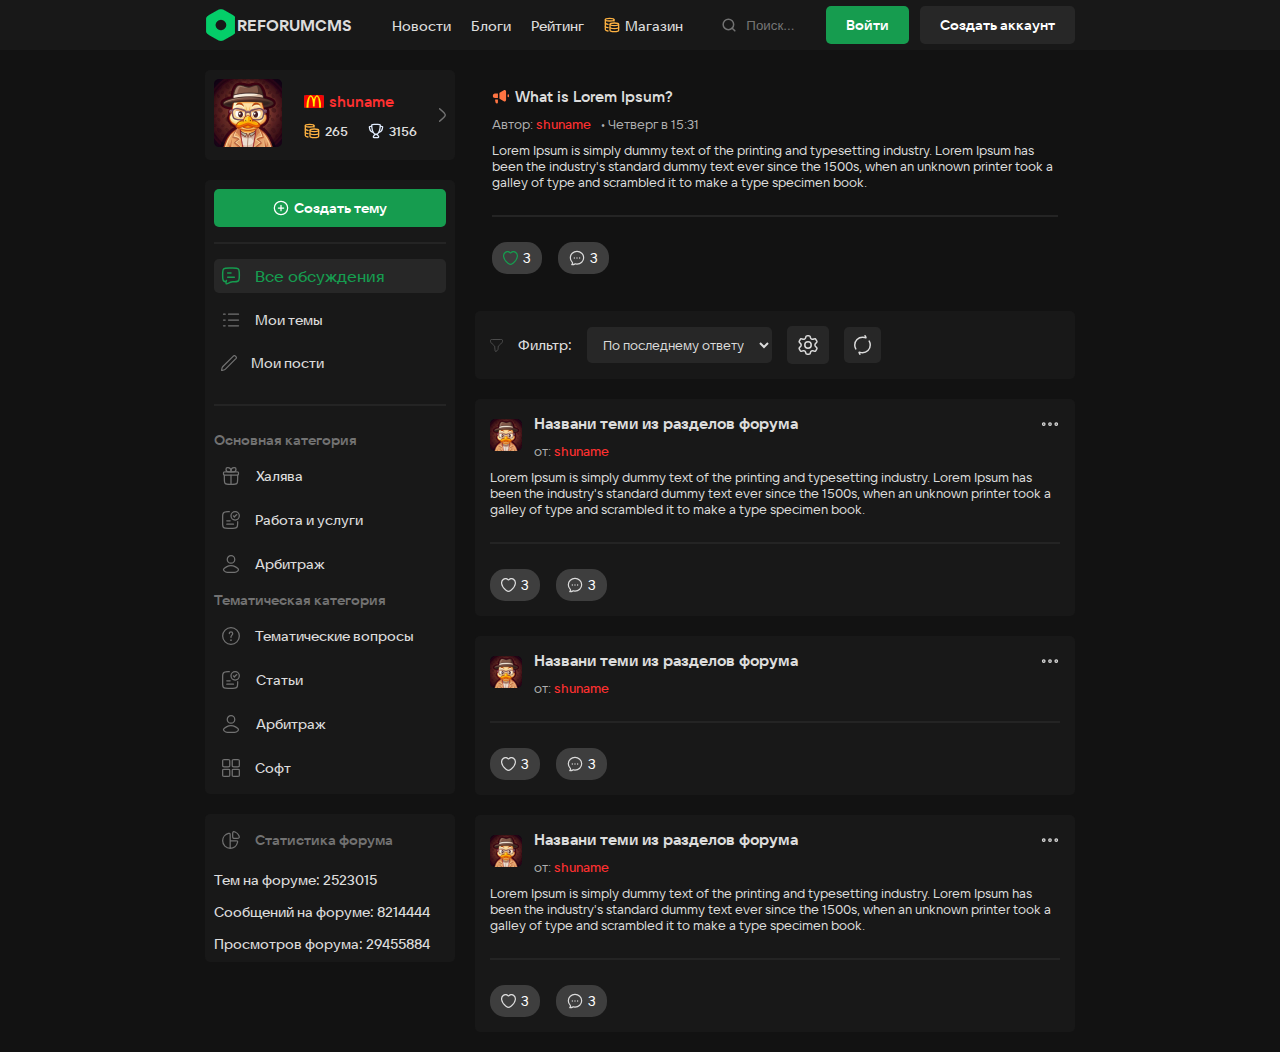
<file: index.html>
<!DOCTYPE html>
<html lang="en">
  <head>
    <meta charset="UTF-8" />
    <meta name="viewport" content="width=device-width, initial-scale=1.0" />
    <link rel="icon" type="image/svg" href="./images/logo.svg" />
    <link rel="stylesheet" href="./css/mian.css" />
    <link rel="stylesheet" href="./css/index.css" />
    <title>Forum</title>
  </head>
  <body>
    <!-- Navbar 🚩 -->
    <nav>
      <div class="container">
        <div class="flex-between" style="gap: 20px">
          <div class="logo flex-center">
            <img src="./images/logo.svg" alt="" />
            <a href="#"><h1 class="logo-text rgb220">REFORUMCMS</h1></a>
          </div>
          <div class="navigation">
            <ul class="flex-center">
              <div class="navigation-wrapper">
                <li>
                  <a class="px14-fw500 rgb220" href="./html/topic.html"
                    >Новости</a
                  >
                </li>
              </div>
              <div class="navigation-wrapper">
                <li><a class="px14-fw500 rgb220" href="#">Блоги</a></li>
              </div>
              <div class="navigation-wrapper">
                <li><a class="px14-fw500 rgb220" href="#">Рейтинг</a></li>
              </div>
              <div class="navigation-wrapper flex-center" style="gap: 5px">
                <img src="./icons/coins.svg" alt="" />
                <li><a class="px14-fw500 rgb220" href="#">Магазин </a></li>
              </div>
            </ul>
          </div>
          <div class="search-bar flex-start-horizontal" style="gap: 10px">
            <img src="./icons/search.svg" alt="" />
            <input type="text" placeholder="Поиск..." />
          </div>
          <div class="logIn-btns flex-center" style="gap: 11px">
            <a href="./html/login.html">
              <button
                style="background-color: var(--greenColor)"
                class="btn px14-fw600 rgb255"
              >
                Войти
              </button></a
            >

            <button
              style="background-color: var(--bgColor3)"
              class="btn px14-fw600 rgb255"
            >
              Создать аккаунт
            </button>
          </div>
        </div>
      </div>
    </nav>
    <!-- Content 🚩 -->
    <section class="content">
      <div class="container flex-between-top" style="gap: 20px">
        <!-- Sidebar Content 🚩 -->
        <div class="sidebar flex-col" style="gap: 20px">
          <!-- 1 🚩 -->
          <div class="sidebar-wrapper">
            <div class="user flex-between" style="gap: 12px">
              <div class="user-logo">
                <img src="./images/commentAvatar.png" alt="" />
              </div>
              <div
                class="user-detail flex-col-start-vertical"
                style="gap: 12px"
              >
                <div class="username flex-center" style="gap: 5px">
                  <img src="./images/m.svg" alt="" />
                  <span class="px15-fw600 red">shuname</span>
                </div>
                <div class="detail flex-center" style="gap: 20px">
                  <div class="coins flex-center" style="gap: 5px">
                    <img src="./icons/coins.svg" alt="" />
                    <span class="px13-fw600 rgb220">265</span>
                  </div>
                  <div class="champion flex-center" style="gap: 5px">
                    <img src="./icons/champion.svg" alt="" />
                    <span class="px13-fw600 rgb220">3156</span>
                  </div>
                </div>
              </div>
              <img src="./icons/arrow-right.svg" alt="" />
            </div>
          </div>
          <!-- 2 🚩 -->
          <div class="sidebar-wrapper flex-col">
            <div class="btns-wrapper btn flex-center">
              <img src="./icons/create.svg" alt="" />
              <button style="cursor: pointer" class="px14-fw600 rgb255">
                Создать тему
              </button>
            </div>
            <div class="horizontal-line"></div>
            <div class="categories flex-col" style="gap: 10px">
              <!-- Category 🚩 -->
              <div
                class="category flex-start-horizontal category-active"
                style="gap: 14px"
              >
                <img src="./icons/comment.svg" alt="" />
                <span class="fs14-fw500 greenColor">Все обсуждения</span>
              </div>
              <div class="category flex-start-horizontal" style="gap: 14px">
                <img src="./icons/topic.svg" alt="" />
                <span class="px14-fw500 rgb220">Мои темы</span>
              </div>
              <div class="category flex-start-horizontal" style="gap: 14px">
                <img src="./icons/post.svg" alt="" />
                <span class="px14-fw500 rgb220">Мои пости</span>
              </div>
              <div class="horizontal-line"></div>
              <!-- Ctg header 🚩 -->
              <span class="px14-fw600 rgb114">Основная категория</span>

              <div class="category flex-col" style="gap: 14px">
                <div class="ctg flex-between" style="gap: 14px">
                  <div class="flex-center" style="gap: 15px">
                    <img src="./icons/gift.svg" alt="" />
                    <span class="px14-fw500 rgb220">Халява</span>
                  </div>
                  <img
                    class="hide ctg-closeIcon arrow-down"
                    src="./icons/arrow-donw.svg"
                    alt=""
                  />
                </div>
                <!-- Ctg sections 🚩 -->
                <div class="hide ctg-sections flex-col" style="gap: 10px">
                  <ul class="flex-col" style="gap: 10px">
                    <li>
                      <a class="px13-fw500 rgb220" href="./html/section.html"
                        >Розыгрыши</a
                      >
                    </li>
                    <li>
                      <a class="px13-fw500 rgb220" href="#"
                        >Бесплатная накрутка</a
                      >
                    </li>
                    <li><a class="px13-fw500 rgb220" href="#">Промокоды</a></li>
                  </ul>
                </div>
              </div>
              <div class="category flex-start-horizontal" style="gap: 14px">
                <img src="./icons/document-validation.svg" alt="" />
                <span class="px14-fw500 rgb220">Работа и услуги</span>
              </div>
              <div class="category flex-start-horizontal" style="gap: 14px">
                <img src="./icons/user.svg" alt="" />
                <span class="px14-fw500 rgb220">Арбитраж</span>
              </div>
              <!-- Ctg header 🚩 -->
              <span class="px14-fw600 rgb114">Тематическая категория</span>

              <div class="category flex-start-horizontal" style="gap: 14px">
                <img src="./icons/help-circle.svg" alt="" />
                <span class="px14-fw500 rgb220">Тематические вопросы</span>
              </div>
              <div class="category flex-col" style="gap: 10px">
                <div class="ctg flex-between" style="gap: 14px">
                  <div class="flex-center" style="gap: 15px">
                    <img src="./icons/document-validation.svg" alt="" />
                    <span class="px14-fw500 rgb220">Статьи</span>
                  </div>
                  <img
                    class="hide ctg-closeIcon arrow-down"
                    src="./icons/arrow-donw.svg"
                    alt=""
                  />
                </div>
                <!-- Ctg sections 🚩 -->
                <div class="hide ctg-sections flex-col" style="gap: 10px">
                  <ul class="flex-col" style="gap: 10px">
                    <li>
                      <a class="px13-fw500 rgb220" href="#"
                        >Способы заработка</a
                      >
                    </li>
                    <li><a class="px13-fw500 rgb220" href="#">SMM</a></li>
                    <li>
                      <a class="px13-fw500 rgb220" href="#">Безопасность</a>
                    </li>
                    <li>
                      <a class="px13-fw500 rgb220" href="#">Социальные сети</a>
                    </li>
                    <li>
                      <a class="px13-fw500 rgb220" href="#"
                        >Авторские курсы заработка</a
                      >
                    </li>
                    <li>
                      <a class="px13-fw500 rgb220" href="#">Криптовалюты</a>
                    </li>
                  </ul>
                </div>
              </div>
              <div class="category flex-between" style="gap: 14px">
                <div class="ctg flex-center" style="gap: 15px">
                  <img src="./icons/user.svg" alt="" />
                  <span class="px14-fw500 rgb220">Арбитраж</span>
                </div>
                <img
                  class="hide arrow-down"
                  src="./icons/arrow-donw.svg"
                  alt=""
                />
              </div>
              <div class="category flex-start-horizontal" style="gap: 14px">
                <img src="./icons/microsoft.svg" alt="" />
                <span class="px14-fw500 rgb220">Софт</span>
              </div>
            </div>
          </div>
          <!-- 3 🚩 -->
          <div class="sidebar-wrapper flex-col" style="gap: 14px">
            <div class="category flex-start-horizontal" style="gap: 14px">
              <img src="./icons/pie-chart.svg" alt="" />
              <span class="px14-fw600 rgb114">Статистика форума</span>
            </div>
            <span class="px14-fw500 rgb220">Тем на форуме: 2523015</span>
            <span class="px14-fw500 rgb220">Cообщений на форуме: 8214444</span>
            <span class="px14-fw500 rgb220">Просмотров форума: 29455884</span>
          </div>
        </div>
        <!-- Main Content 🚩 -->
        <div class="main flex-col" style="gap: 20px">
          <!-- Entrance 🚩 -->
          <div class="entrance flex-col-start" style="gap: 10px">
            <div class="entrance-text flex-center" style="gap: 5px">
              <img src="./icons/news.svg" alt="" />
              <h1 class="px15-fw600 rgb220">What is Lorem Ipsum?</h1>
            </div>
            <div class="entrance-date flex-center" style="gap: 10px">
              <h2 class="px13-fw400 rgb175">
                Автор: <span class="px13-fw500 red">shuname</span>
              </h2>
              <h2 class="px13-fw400 rgb175">• Четверг в 15:31</h2>
            </div>
            <p class="px13-fw400 rgb220">
              Lorem Ipsum is simply dummy text of the printing and typesetting
              industry. Lorem Ipsum has been the industry's standard dummy text
              ever since the 1500s, when an unknown printer took a galley of
              type and scrambled it to make a type specimen book.
            </p>
            <div class="horizontal-line"></div>
            <div class="icons flex-center" style="gap: 16px">
              <div class="icon flex-center" style="gap: 5px">
                <img class="pointer" src="./icons/liked.svg" alt="" />
                <span class="px14-fw400 rgb255">3</span>
              </div>
              <div class="icon flex-center" style="gap: 5px">
                <img class="pointer" src="./icons/postComment.svg" alt="" />
                <span class="px14-fw400 rgb255">3</span>
              </div>
            </div>
          </div>
          <!-- Filter 🚩 -->
          <div class="main-wrapper">
            <div class="filter flex-start-horizontal" style="gap: 15px">
              <img src="./icons/filter.svg" alt="" />
              <span class="px14-fw500 rgb220">Фильтр:</span>
              <select class="filter-select px13-fw400 rgb220" name="" id="">
                <option value="">По последнему ответу</option>
              </select>
              <div class="filter-icon flex-center">
                <img src="./icons/navSetting.svg" alt="" />
              </div>
              <div class="filter-icon flex-center">
                <img src="./icons/refresh.svg" alt="" />
              </div>
            </div>
          </div>
          <!-- Main wrapper 🚩 -->
          <div class="main-wrapper flex-col" style="gap: 10px">
            <div class="main-header flex-between-top">
              <div class="header-info flex-center" style="gap: 12px">
                <div class="info-left">
                  <img src="./images/navAvatar.svg" alt="" />
                </div>
                <div class="info-right flex-col" style="gap: 10px">
                  <h1 class="px15-fw700 rgb220">
                    Названи теми из разделов форума
                  </h1>
                  <h1 class="px13-fw400 rgb175">
                    от: <span class="px13-fw500 red">shuname</span>
                  </h1>
                </div>
              </div>
              <img class="option-icon" src="./icons/options.svg " alt="" />
            </div>
            <p class="px13-fw400 rgb220">
              Lorem Ipsum is simply dummy text of the printing and typesetting
              industry. Lorem Ipsum has been the industry's standard dummy text
              ever since the 1500s, when an unknown printer took a galley of
              type and scrambled it to make a type specimen book.
            </p>
            <div class="horizontal-line"></div>
            <div class="icons flex-start-horizontal" style="gap: 16px">
              <div class="icon flex-center" style="gap: 5px">
                <img class="pointer" src="./icons/like.svg" alt="" />
                <span class="px14-fw400 rgb255">3</span>
              </div>
              <div class="icon flex-center" style="gap: 5px">
                <img class="pointer" src="./icons/postComment.svg" alt="" />
                <span class="px14-fw400 rgb255">3</span>
              </div>
            </div>
            <!-- Modal 🚩 -->
            <div
              class="hide option-modal flex-col-start-vertical"
              style="gap: 10px; display: none"
            >
              <div class="option flex-start-horizontal" style="gap: 13px">
                <img src="./icons/lock.svg" alt="" />
                <span class="px13-fw500 rgb220">Закрыть</span>
              </div>
              <div class="option flex-start-horizontal" style="gap: 13px">
                <img src="./icons/pin.svg" alt="" />
                <span class="px13-fw500 rgb220">Закрепить</span>
              </div>
              <div class="option flex-start-horizontal" style="gap: 13px">
                <img src="./icons/delete.svg" alt="" />
                <span class="px13-fw500 rgb220">Удалить</span>
              </div>
            </div>
          </div>
          <div class="main-wrapper flex-col" style="gap: 10px">
            <div class="main-header flex-between-top">
              <div class="header-info flex-center" style="gap: 12px">
                <div class="info-left">
                  <img src="./images/navAvatar.svg" alt="" />
                </div>
                <div class="info-right flex-col" style="gap: 10px">
                  <h1 class="px15-fw700 rgb220">
                    Названи теми из разделов форума
                  </h1>
                  <h1 class="px13-fw400 rgb175">
                    от: <span class="px13-fw500 red">shuname</span>
                  </h1>
                </div>
              </div>
              <img class="option-icon" src="./icons/options.svg " alt="" />
            </div>

            <div class="horizontal-line"></div>
            <div class="icons flex-start-horizontal" style="gap: 16px">
              <div class="icon flex-center" style="gap: 5px">
                <img class="pointer" src="./icons/like.svg" alt="" />
                <span class="px14-fw400 rgb255">3</span>
              </div>
              <div class="icon flex-center" style="gap: 5px">
                <img class="pointer" src="./icons/postComment.svg" alt="" />
                <span class="px14-fw400 rgb255">3</span>
              </div>
            </div>
            <div
              class="option-modal hide flex-col-start-vertical"
              style="gap: 10px; display: none"
            >
              <div class="option flex-start-horizontal" style="gap: 13px">
                <img src="./icons/lock.svg" alt="" />
                <span class="px13-fw500 rgb220">Закрыть</span>
              </div>
              <div class="option flex-start-horizontal" style="gap: 13px">
                <img src="./icons/pin.svg" alt="" />
                <span class="px13-fw500 rgb220">Закрепить</span>
              </div>
              <div class="option flex-start-horizontal" style="gap: 13px">
                <img src="./icons/delete.svg" alt="" />
                <span class="px13-fw500 rgb220">Удалить</span>
              </div>
            </div>
          </div>
          <div class="main-wrapper flex-col" style="gap: 10px">
            <div class="main-header flex-between-top">
              <div class="header-info flex-center" style="gap: 12px">
                <div class="info-left">
                  <img src="./images/navAvatar.svg" alt="" />
                </div>
                <div class="info-right flex-col" style="gap: 10px">
                  <h1 class="px15-fw700 rgb220">
                    Названи теми из разделов форума
                  </h1>
                  <h1 class="px13-fw400 rgb175">
                    от: <span class="px13-fw500 red">shuname</span>
                  </h1>
                </div>
              </div>
              <img class="option-icon" src="./icons/options.svg " alt="" />
            </div>
            <p class="px13-fw400 rgb220">
              Lorem Ipsum is simply dummy text of the printing and typesetting
              industry. Lorem Ipsum has been the industry's standard dummy text
              ever since the 1500s, when an unknown printer took a galley of
              type and scrambled it to make a type specimen book.
            </p>
            <div class="horizontal-line"></div>
            <div class="icons flex-start-horizontal" style="gap: 16px">
              <div class="icon flex-center" style="gap: 5px">
                <img class="pointer" src="./icons/like.svg" alt="" />
                <span class="px14-fw400 rgb255">3</span>
              </div>
              <div class="icon flex-center" style="gap: 5px">
                <img class="pointer" src="./icons/postComment.svg" alt="" />
                <span class="px14-fw400 rgb255">3</span>
              </div>
            </div>
            <div
              class="option-modal flex-col-start-vertical"
              style="gap: 10px; display: none"
            >
              <div class="option flex-start-horizontal" style="gap: 13px">
                <img src="./icons/lock.svg" alt="" />
                <span class="px13-fw500 rgb220">Закрыть</span>
              </div>
              <div class="option flex-start-horizontal" style="gap: 13px">
                <img src="./icons/pin.svg" alt="" />
                <span class="px13-fw500 rgb220">Закрепить</span>
              </div>
              <div class="option flex-start-horizontal" style="gap: 13px">
                <img src="./icons/delete.svg" alt="" />
                <span class="px13-fw500 rgb220">Удалить</span>
              </div>
            </div>
          </div>
        </div>
      </div>
    </section>

    <script src="./js/index.js"></script>
  </body>
</html>
</file>
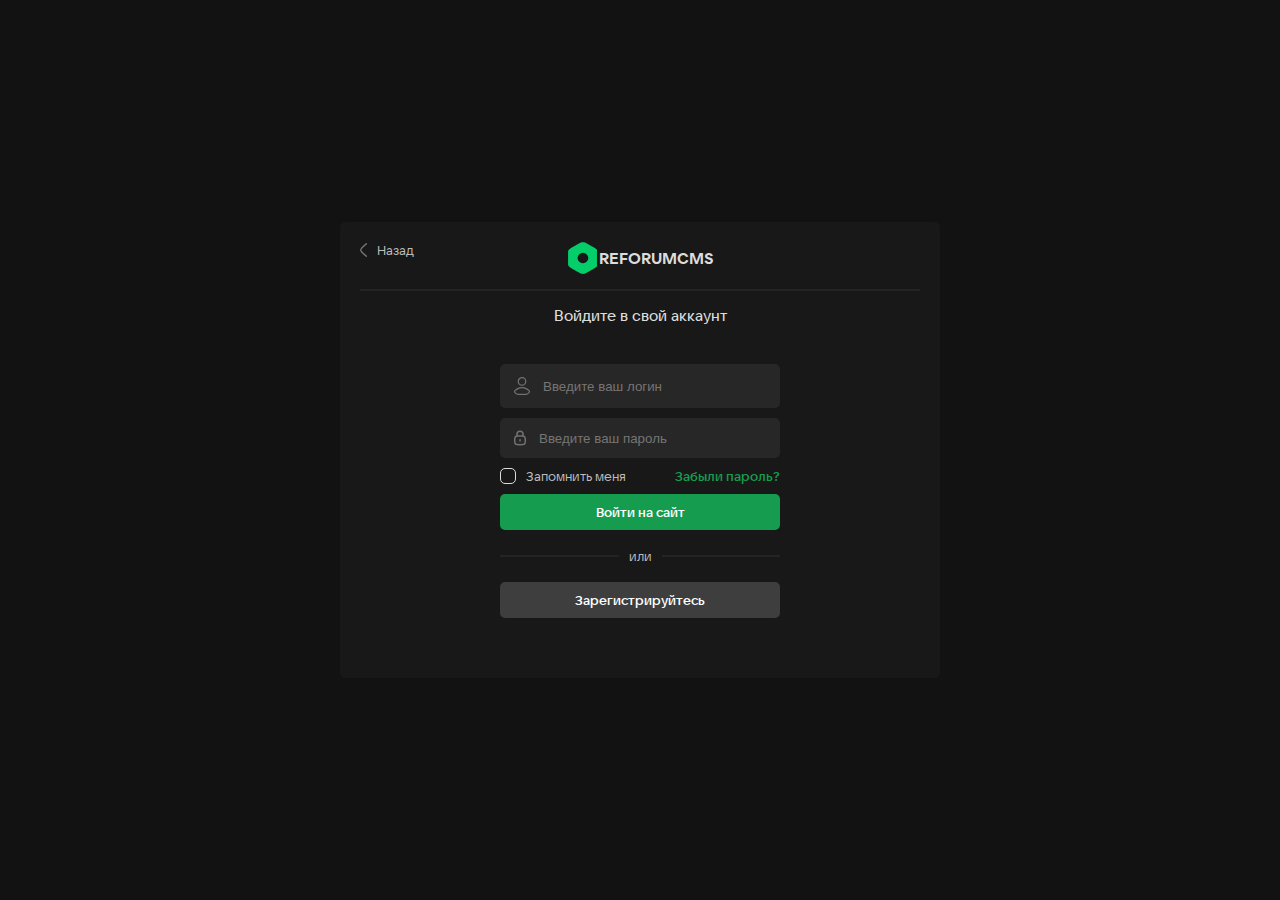
<file: html/login.html>
<!DOCTYPE html>
<html lang="en">
  <head>
    <meta charset="UTF-8" />
    <meta name="viewport" content="width=device-width, initial-scale=1.0" />
    <link rel="icon" type="image/svg" href="../images/logo.svg" />
    <link rel="stylesheet" href="../css/mian.css" />
    <link rel="stylesheet" href="../css/index.css" />
    <link rel="stylesheet" href="../css/login.css" />
    <title>Forum</title>
  </head>
  <body>
    <section class="login flex-center">
      <div class="login-wrapper flex-col">
        <div class="logo flex-center">
          <img src="../images/logo.svg" alt="" />
          <a href="../index.html"
            ><h1 class="logo-text rgb220">REFORUMCMS</h1></a
          >
        </div>
        <div class="horizontal-line"></div>
        <form class="flex-col-center" style="gap: 10px">
          <h1 class="login-header px15-fw500 rgb220">Войдите в свой аккаунт</h1>
          <div class="input-wrapper flex-start-horizontal" style="gap: 11px">
            <img class="px13-fw400 rgb189" src="../icons/user.svg" alt="" />
            <input type="text" placeholder="Введите ваш логин" />
          </div>
          <div class="input-wrapper flex-start-horizontal" style="gap: 11px">
            <img class="px13-fw400 rgb189" src="../icons/lock.svg" alt="" />
            <input type="password" placeholder="Введите ваш пароль" />
          </div>
          <div class="chek-out flex-between">
            <div class="check-left flex-center" style="gap: 10px">
              <input class="memorize-checkbox" id="memorize" type="checkbox" />
              <label class="px13-fw400 rgb189 pointer" for="memorize"
                >Запомнить меня</label
              >
            </div>
            <span class="px13-fw600 greenColor">Забыли пароль?</span>
          </div>
          <button
            class="btn px13-fw600 rgb255"
            style="background-color: var(--greenColor); width: 100%"
          >
            Войти на сайт
          </button>
          <div class="otherwise flex-center" style="gap: 10px">
            <div class="horizontal-line"></div>
            <span class="px13-fw400 rgb189">или</span>
            <div class="horizontal-line"></div>
          </div>
          <button
            class="btn px13-fw600 rgb255"
            style="background-color: var(--bgColor4); width: 100%"
          >
            Зарегистрируйтесь
          </button>
        </form>
        <div class="back-to-main flex-center" style="gap: 10px">
          <img src="../icons/arrow-left.svg" alt="" />
          <span class="px13-fw400 rgb189"
            ><a href="../index.html">Назад</a></span
          >
        </div>
      </div>
    </section>
  </body>
</html>
</file>
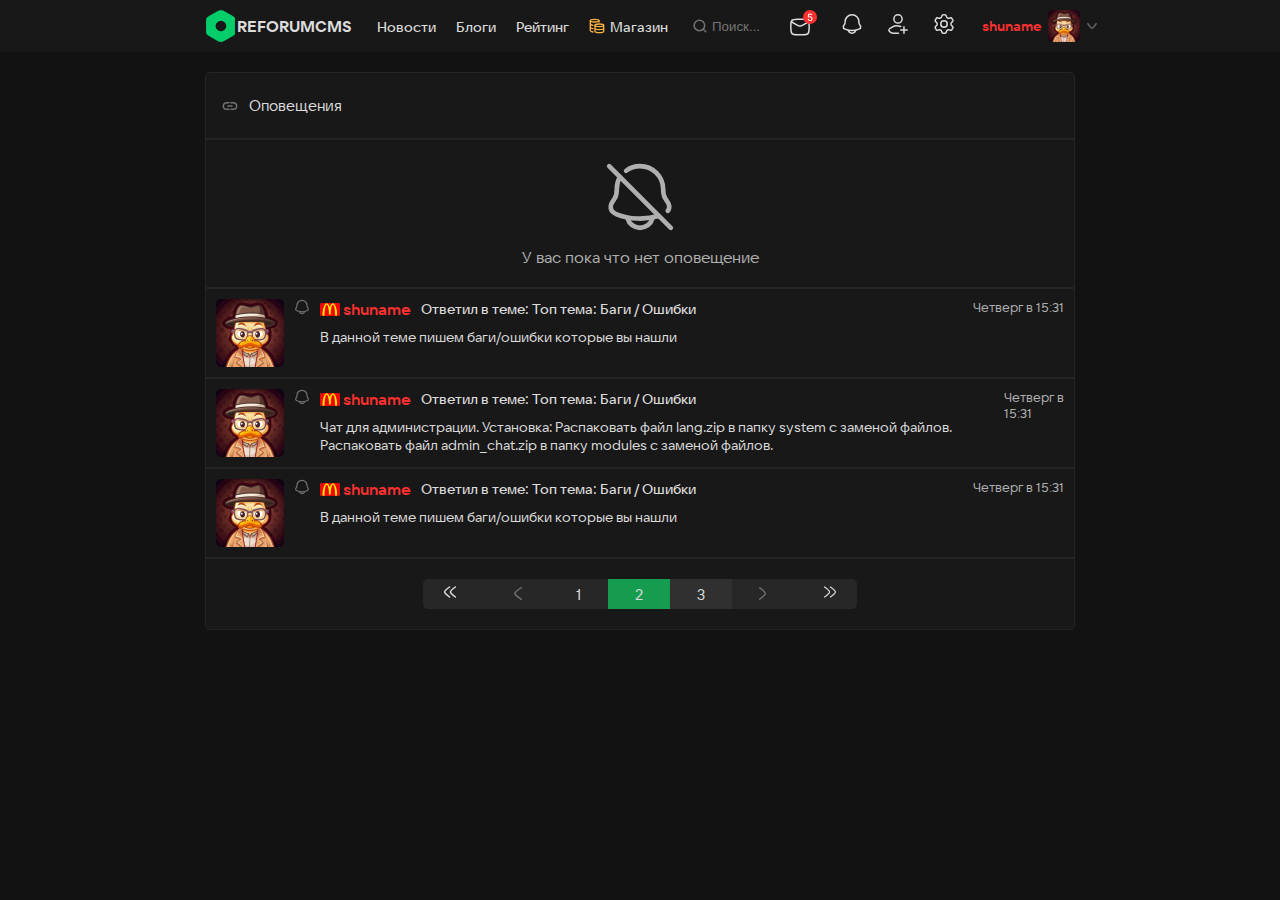
<file: html/notification.html>
<!DOCTYPE html>
<html lang="en">
  <head>
    <meta charset="UTF-8" />
    <meta name="viewport" content="width=device-width, initial-scale=1.0" />
    <link rel="icon" type="image/svg" href="./images/logo.svg" />
    <link rel="stylesheet" href="../css/mian.css" />
    <link rel="stylesheet" href="../css/index.css" />
    <link rel="stylesheet" href="../css/topic.css" />
    <link rel="stylesheet" href="../css/section.css" />
    <link rel="stylesheet" href="../css/notification.css" />
    <title>Forum</title>
  </head>
  <body>
    <!-- Navbar 🚩 -->
    <nav>
      <div class="container">
        <div class="flex-between nav-wrapper" style="gap: 15px">
          <div class="logo flex-center">
            <img src="../images/logo.svg" alt="" />
            <a href="../index.html"
              ><h1 class="logo-text rgb220">REFORUMCMS</h1></a
            >
          </div>
          <div class="navigation">
            <ul class="flex-center">
              <div class="navigation-wrapper">
                <li>
                  <a class="px14-fw500 rgb220" href="./html/topic.html"
                    >Новости</a
                  >
                </li>
              </div>
              <div class="navigation-wrapper">
                <li><a class="px14-fw500 rgb220" href="#">Блоги</a></li>
              </div>
              <div class="navigation-wrapper">
                <li><a class="px14-fw500 rgb220" href="#">Рейтинг</a></li>
              </div>
              <div class="navigation-wrapper flex-center" style="gap: 5px">
                <img src="../icons/coins.svg" alt="" />
                <li><a class="px14-fw500 rgb220" href="#">Магазин </a></li>
              </div>
            </ul>
          </div>
          <div class="search-bar flex-start-horizontal" style="gap: 5px">
            <img src="../icons/search.svg" alt="" />
            <input type="px14-fw500 rgb220" placeholder="Поиск..." />
          </div>
          <div class="nav-icons flex-center">
            <div class="nav-icon">
              <img src="../icons/navMessage.svg" alt="" />
            </div>
            <div class="nav-icon">
              <img src="../icons/navNotification.svg" alt="" />
            </div>
            <div class="nav-icon">
              <img src="../icons/navUser.svg" alt="" />
            </div>
            <div class="nav-icon">
              <img src="../icons/navSetting.svg" alt="" />
            </div>
          </div>
          <div class="nav-user flex-center" style="gap: 7px">
            <span class="px14-fw600 red">shuname</span>
            <img src="../images/navAvatar.svg" alt="" />
            <img src="../icons/arrow-donw.svg" alt="" />
          </div>
        </div>
      </div>
    </nav>
    <section class="notification container">
      <!-- Notification header 🚩 -->
      <div class="notification-header">
        <div class="flex-start-horizontal" style="gap: 11px">
          <img src="../icons/link.svg" alt="" />
          <span class="px15-fw400 rgb220">Оповещения</span>
        </div>
      </div>
      <div class="line"></div>
      <!-- Notification icon 🚩 -->
      <div class="notification-icon flex-col-center" style="gap: 13px">
        <img src="../icons/notification-big.svg" alt="" />
        <span class="px16-fw400 rgb175">У вас пока что нет оповещение</span>
      </div>
      <div class="line"></div>
      <!-- Nt wrapper 🚩 -->
      <!-- 🚩 -->
      <div class="nt-wrapper flex-between-top">
        <div class="nt-content flex-start" style="gap: 10px">
          <img src="../images/commentAvatar.png" alt="" />
          <img src="../icons/nt-gray.svg" alt="" />
          <div class="nt-texts flex-col-start" style="gap: 9px">
            <div class="nt-texts-up flex-center" style="gap: 10px">
              <div class="nt-text-user flex-center" style="gap: 3px">
                <img src="../images/m.svg" alt="" />
                <span class="px16-fw600 red">shuname</span>
              </div>
              <span class="px14-fw500 rgb220">
                Ответил в теме: Топ тема: Баги / Ошибки</span
              >
            </div>
            <div class="nt-texts-down">
              <p class="px14-fw400 reg220">
                В данной теме пишем баги/ошибки которые вы нашли
              </p>
            </div>
          </div>
        </div>
        <span class="px13-fw400 rgb175">Четверг в 15:31</span>
      </div>
      <div class="line"></div>
      <!-- 🚩 -->
      <div class="nt-wrapper flex-between-top">
        <div class="nt-content flex-start" style="gap: 10px">
          <img src="../images/commentAvatar.png" alt="" />
          <img src="../icons/nt-gray.svg" alt="" />
          <div class="nt-texts flex-col-start" style="gap: 9px">
            <div class="nt-texts-up flex-center" style="gap: 10px">
              <div class="nt-text-user flex-center" style="gap: 3px">
                <img src="../images/m.svg" alt="" />
                <span class="px16-fw600 red">shuname</span>
              </div>
              <span class="px14-fw500 rgb220">
                Ответил в теме: Топ тема: Баги / Ошибки</span
              >
            </div>
            <div class="nt-texts-down">
              <p class="px14-fw400 reg220">
                Чат для администрации. Установка: Распаковать файл lang.zip в
                папку system с заменой файлов. Распаковать файл admin_chat.zip в
                папку modules с заменой файлов.
              </p>
            </div>
          </div>
        </div>
        <span class="px13-fw400 rgb175">Четверг в 15:31</span>
      </div>
      <div class="line"></div>
      <!-- 🚩 -->
      <div class="nt-wrapper flex-between-top">
        <div class="nt-content flex-start" style="gap: 10px">
          <img src="../images/commentAvatar.png" alt="" />
          <img src="../icons/nt-gray.svg" alt="" />
          <div class="nt-texts flex-col-start" style="gap: 9px">
            <div class="nt-texts-up flex-center" style="gap: 10px">
              <div class="nt-text-user flex-center" style="gap: 3px">
                <img src="../images/m.svg" alt="" />
                <span class="px16-fw600 red">shuname</span>
              </div>
              <span class="px14-fw500 rgb220">
                Ответил в теме: Топ тема: Баги / Ошибки</span
              >
            </div>
            <div class="nt-texts-down">
              <p class="px14-fw400 reg220">
                В данной теме пишем баги/ошибки которые вы нашли
              </p>
            </div>
          </div>
        </div>
        <span class="px13-fw400 rgb175">Четверг в 15:31</span>
      </div>
      <div class="line"></div>
      <!-- 🚩 -->
      <div class="nt-wrapper-btns">
        <div class="nt-move-btns flex-center">
          <div class="move-icon">
            <img src="../icons/arrow-left-double.svg" alt="" />
          </div>
          <div class="move-icon">
            <img src="../icons/arrow-left.svg" alt="" />
          </div>
          <div class="move-btn pointer">
            <button class="px15-fw400 rgb220">1</button>
          </div>
          <div class="move-btn pointer move-btn-active">
            <button class="px15-fw400 rgb220">2</button>
          </div>
          <div
            class="move-btn pointer"
            style="background-color: var(--bgColor5)"
          >
            <button class="px15-fw400 rgb220">3</button>
          </div>
          <div class="move-icon">
            <img src="../icons/arrow-right.svg" alt="" />
          </div>
          <div class="move-icon">
            <img src="../icons/arrow-right-double.svg" alt="" />
          </div>
        </div>
      </div>
    </section>
  </body>
</html>
</file>
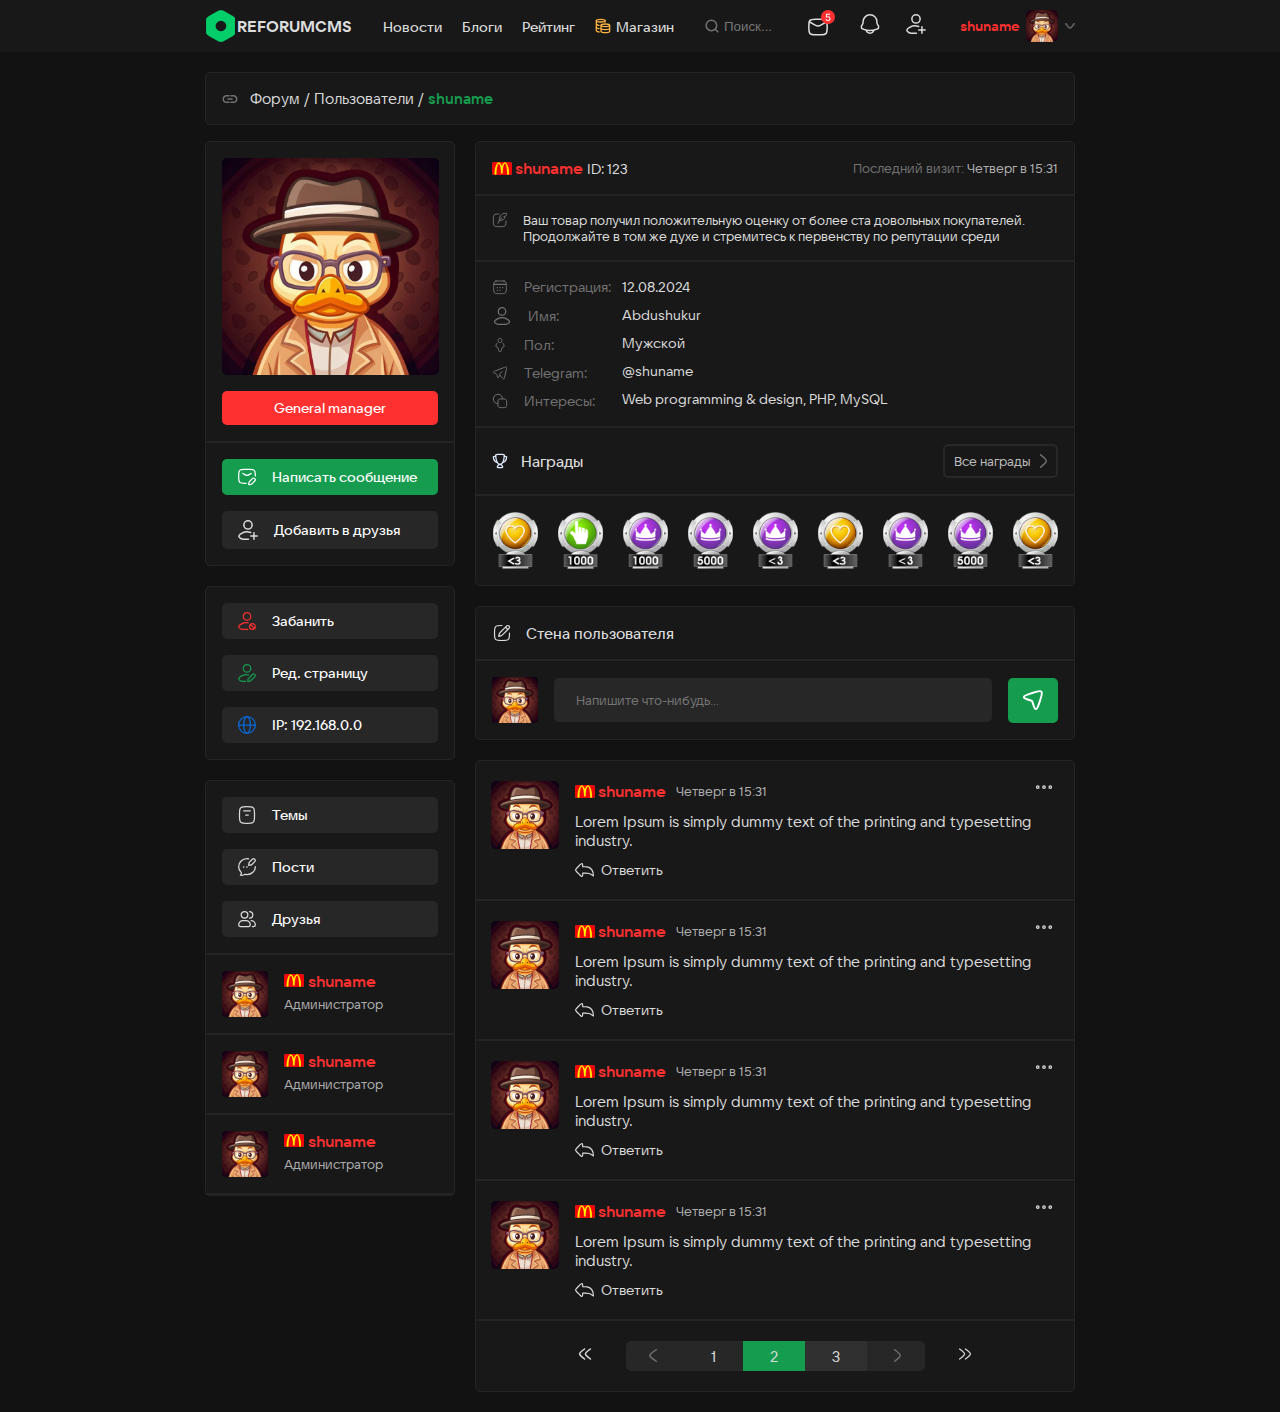
<file: html/profile.html>
<!DOCTYPE html>
<html lang="en">
  <head>
    <meta charset="UTF-8" />
    <meta name="viewport" content="width=device-width, initial-scale=1.0" />
    <link rel="icon" type="image/svg" href="../images/logo.svg" />
    <link rel="stylesheet" href="../css/mian.css" />
    <link rel="stylesheet" href="../css/index.css" />
    <link rel="stylesheet" href="../css/topic.css" />
    <link rel="stylesheet" href="../css/section.css" />
    <link rel="stylesheet" href="../css/notification.css" />
    <link rel="stylesheet" href="../css/profile.css" />
    <title>Forum</title>
  </head>
  <body>
    <!-- Navbar 🚩 -->
    <nav>
      <div class="container">
        <div class="flex-between nav-wrapper" style="gap: 15px">
          <div class="logo flex-center">
            <img src="../images/logo.svg" alt="" />
            <a href="../index.html"
              ><h1 class="logo-text rgb220">REFORUMCMS</h1></a
            >
          </div>
          <div class="navigation">
            <ul class="flex-center">
              <div class="navigation-wrapper">
                <li>
                  <a class="px14-fw500 rgb220" href="./html/topic.html"
                    >Новости</a
                  >
                </li>
              </div>
              <div class="navigation-wrapper">
                <li><a class="px14-fw500 rgb220" href="#">Блоги</a></li>
              </div>
              <div class="navigation-wrapper">
                <li><a class="px14-fw500 rgb220" href="#">Рейтинг</a></li>
              </div>
              <div class="navigation-wrapper flex-center" style="gap: 5px">
                <img src="../icons/coins.svg" alt="" />
                <li><a class="px14-fw500 rgb220" href="#">Магазин </a></li>
              </div>
            </ul>
          </div>
          <div class="search-bar flex-start-horizontal" style="gap: 5px">
            <img src="../icons/search.svg" alt="" />
            <input type="px14-fw500 rgb220" placeholder="Поиск..." />
          </div>
          <div class="nav-icons flex-center">
            <div class="nav-icon">
              <img src="../icons/navMessage.svg" alt="" />
            </div>
            <div class="nav-icon">
              <a href="./notification.html"
                ><img src="../icons/navNotification.svg" alt=""
              /></a>
            </div>
            <div class="nav-icon">
              <img src="../icons/navUser.svg" alt="" />
            </div>
          </div>
          <div class="nav-user flex-center" style="gap: 7px">
            <span class="px14-fw600 red">shuname</span>
            <img src="../images/navAvatar.svg" alt="" />
            <img src="../icons/arrow-donw.svg" alt="" />
          </div>
        </div>
      </div>
    </nav>
    <!-- Profile Content 🚩 -->
    <section class="profile-content container flex-col" style="gap: 16px">
      <!-- Profile Header 🚩 -->
      <div class="profile-header flex-start-horizontal">
        <div class="pr-header-content flex-start-horizontal" style="gap: 12px">
          <img src="../icons/link.svg" alt="" />
          <h1 class="px15-fw400 rgb220">
            Форум / Пользователи /
            <span class="greenColor px15-fw600">shuname</span>
          </h1>
        </div>
      </div>
      <!-- Profile 🚩 -->
      <div class="profile flex-between-top">
        <!-- Profile Sidebar 🚩 -->
        <div class="profile-sidebar flex-col" style="gap: 20px">
          <!-- User info 🚩 -->
          <div class="sidebar-content-wrapper">
            <div class="pr-content-wrapper">
              <img src="../images/profile-avatar.svg" alt="" />

              <div
                class="pr-btn-center"
                style="width: 100% !important; background: var(--textColor2)"
              >
                <button class="px14-fw500 rgb255">General manager</button>
              </div>
            </div>
            <div class="line"></div>
            <div class="pr-content-wrapper">
              <div class="pr-btn" style="background-color: var(--greenColor)">
                <img src="../icons/mail-edit-02.svg" alt="" />
                <button class="px14-fw500 rgb255">Написать сообщение</button>
              </div>
              <div class="pr-btn">
                <img src="../icons/navUser.svg" alt="" />
                <button class="px14-fw500 rgb255">Добавить в друзья</button>
              </div>
            </div>
          </div>
          <!-- User-actions 🚩 -->
          <div class="sidebar-content-wrapper">
            <div class="pr-content-wrapper">
              <div class="pr-btn">
                <img src="../icons/user-block-01.svg" alt="" />
                <button class="px14-fw500 rgb255">Забанить</button>
              </div>
              <div class="pr-btn">
                <img src="../icons/user-edit-01.svg" alt="" />
                <button class="px14-fw500 rgb255">Ред. страницу</button>
              </div>
              <div class="pr-btn">
                <img src="../icons/internet.svg" alt="" />
                <button class="px14-fw500 rgb255">IP: 192.168.0.0</button>
              </div>
            </div>
          </div>
          <!-- User history 🚩 -->
          <div class="sidebar-content-wrapper">
            <div class="pr-content-wrapper">
              <div class="pr-btn">
                <img src="../icons/align-box-top-center.svg" alt="" />
                <button class="px14-fw500 rgb255">Темы</button>
              </div>
              <div class="pr-btn">
                <img src="../icons/bubble-chat-edit.svg" alt="" />
                <button class="px14-fw500 rgb255">Пости</button>
              </div>
              <div class="pr-btn">
                <img src="../icons/user-multiple-02.svg" alt="" />
                <button class="px14-fw500 rgb255">Друзья</button>
              </div>
            </div>
            <div class="line"></div>
            <div class="sidebar-users flex-col">
              <!-- 🚩 -->
              <div class="sidebar-user flex-start" style="gap: 16px">
                <img src="../images/sd-avatar.png" alt="" />
                <div class="sd-user-texts flex-col-start" style="gap: 5px">
                  <div class="sd-username">
                    <img src="../images/m.svg" alt="" />
                    <span class="px16-fw600 red">shuname</span>
                  </div>
                  <span class="px13-fw400 rgb175">Администратор </span>
                </div>
              </div>
              <div class="line"></div>
              <!-- 🚩 -->
              <div class="sidebar-user flex-start" style="gap: 16px">
                <img src="../images/sd-avatar.png" alt="" />
                <div class="sd-user-texts flex-col-start" style="gap: 5px">
                  <div class="sd-username">
                    <img src="../images/m.svg" alt="" />
                    <span class="px16-fw600 red">shuname</span>
                  </div>
                  <span class="px13-fw400 rgb175">Администратор </span>
                </div>
              </div>
              <div class="line"></div>
              <!-- 🚩 -->
              <div class="sidebar-user flex-start" style="gap: 16px">
                <img src="../images/sd-avatar.png" alt="" />
                <div class="sd-user-texts flex-col-start" style="gap: 5px">
                  <div class="sd-username">
                    <img src="../images/m.svg" alt="" />
                    <span class="px16-fw600 red">shuname</span>
                  </div>
                  <span class="px13-fw400 rgb175">Администратор </span>
                </div>
              </div>
              <div class="line"></div>
            </div>
          </div>
        </div>
        <!-- Profile Main 🚩 -->
        <div class="profile-main flex-col" style="gap: 20px">
          <!-- 1 🚩 -->
          <div class="pr-main-content">
            <!-- 🚩 -->
            <div class="pr-main-content-wrapper flex-between">
              <div class="user-id flex-center" style="gap: 3px">
                <img src="../images/m.svg" alt="" />
                <h1 class="px16-fw600 red">
                  shuname <span class="px14-fw400 rgb220">ID: 123</span>
                </h1>
              </div>
              <div class="user-active">
                <h1 class="px13-fw400 rgb114">
                  Последний визит:
                  <span class="px13-fw 400 rgb175"> Четверг в 15:31</span>
                </h1>
              </div>
            </div>
            <div class="line"></div>
            <!-- 🚩 -->
            <div
              class="pr-main-content-wrapper flex-between-top"
              style="gap: 15px"
            >
              <img src="../icons/quill-write-02.svg" alt="" />
              <p class="px13-fw400 rgb220">
                Ваш товар получил положительную оценку от более ста довольных
                покупателей. Продолжайте в том же духе и стремитесь к первенству
                по репутации среди
              </p>
            </div>
            <div class="line"></div>
            <!-- 🚩 -->
            <div class="pr-main-content-wrapper flex-start" style="gap: 11px">
              <div class="user-data-titles flex-col-start" style="gap: 10px">
                <div class="user-data-title flex-center" style="gap: 16px">
                  <img src="../icons/calendar-03.svg" alt="" />
                  <span class="px14-fw400 rgb114">Регистрация:</span>
                </div>
                <div class="user-data-title flex-center" style="gap: 16px">
                  <img src="../icons/user.svg" alt="" />
                  <span class="px14-fw400 rgb114">Имя:</span>
                </div>
                <div class="user-data-title flex-center" style="gap: 16px">
                  <img src="../icons/user-full-view.svg" alt="" />
                  <span class="px14-fw400 rgb114">Пол:</span>
                </div>
                <div class="user-data-title flex-center" style="gap: 16px">
                  <img src="../icons/telegram.svg" alt="" />
                  <span class="px14-fw400 rgb114">Telegram:</span>
                </div>
                <div class="user-data-title flex-center" style="gap: 16px">
                  <img src="../icons/drawing-mode.svg" alt="" />
                  <span class="px14-fw400 rgb114">Интересы:</span>
                </div>
              </div>
              <div class="user-data flex-col" style="gap: 10px">
                <span class="px14-fw400 rgb220">12.08.2024</span>
                <span class="px14-fw400 rgb220">Abdushukur</span>
                <span class="px14-fw400 rgb220">Мужской</span>
                <span class="px14-fw400 rgb220">@shuname</span>
                <span class="px14-fw400 rgb220"
                  >Web programming & design, PHP, MySQL</span
                >
              </div>
            </div>
            <div class="line"></div>
            <!-- 🚩 -->
            <div class="pr-main-content-wrapper flex-between">
              <div class="user-gifts flex-center" style="gap: 13px">
                <img src="../icons/champion.svg" alt="" />
                <span class="px15-fw500 rgb220">Награды</span>
              </div>
              <div class="gift-btn flex-center pointer" style="gap: 9px">
                <button class="px13-fw400 rgb189">Все награды</button>
                <img src="../icons/arrow-right.svg" alt="" />
              </div>
            </div>
            <div class="line"></div>
            <!-- 🚩 -->
            <div class="pr-main-content-wrapper flex-center" style="gap: 20px">
              <img src="../icons/award-heart-gold 1.svg" alt="" />
              <img src="../icons/award-heart-gold 2.svg" alt="" />
              <img src="../icons/award-heart-gold 3.svg" alt="" />
              <img src="../icons/award-heart-gold 4.svg" alt="" />
              <img src="../icons/award-heart-gold 5.svg" alt="" />
              <img src="../icons/award-heart-gold 6.svg" alt="" />
              <img src="../icons/award-heart-gold 7.svg" alt="" />
              <img src="../icons/award-heart-gold 8.svg" alt="" />
              <img src="../icons/award-heart-gold 9.svg" alt="" />
            </div>
          </div>
          <!-- 2 🚩 -->
          <div class="pr-main-content">
            <!-- 🚩 -->
            <div
              class="pr-main-content-wrapper flex-start-horizontal"
              style="gap: 14px"
            >
              <img src="../icons/edit.svg" alt="" />
              <span class="px15-fw500 rgb220">Стена пользователя </span>
            </div>
            <div class="line"></div>
            <!-- 🚩 -->
            <div class="pr-main-content-wrapper">
              <div class="send-message flex-center" style="gap: 16px">
                <img src="../images/sd-avatar.png" alt="" />
                <div
                  class="message-bar flex-start-horizontal"
                  style="gap: 15px"
                >
                  <input
                    class="px13-fw400 rgb189"
                    type="text"
                    placeholder="Напишите что-нибудь..."
                  />
                </div>
                <div class="btn send-icon flex-center">
                  <img src="../icons/sendMsg.svg" alt="" />
                </div>
              </div>
            </div>
          </div>
          <!-- 3 🚩 -->
          <div class="pr-main-content">
            <!-- 🚩 -->
            <div class="pr-mian-content-wrapper">
              <div
                class="topic-post topic-padding author flex-start"
                style="gap: 16px"
              >
                <div class="author-avatar flex-col">
                  <img src="../images/commentAvatar.png" alt="" />
                </div>
                <div
                  class="author-texts flex-col-start-vertical"
                  style="gap: 11px"
                >
                  <div class="author-info flex-center" style="gap: 10px">
                    <div class="author-username flex-center" style="gap: 3px">
                      <img src="../images/m.svg" alt="" />
                      <span class="px16-fw600 red">shuname</span>
                    </div>
                    <span class="px13-fw400 rgb175">Четверг в 15:31</span>
                  </div>
                  <div class="author-text">
                    <p class="px15-fw400 rgb220">
                      Lorem Ipsum is simply dummy text of the printing and
                      typesetting industry.
                    </p>
                  </div>
                  <div class="pr-icon flex-center" style="gap: 7px">
                    <img src="../icons/response.svg" alt="" />
                    <span class="px14-fw400 rgb220">Ответить</span>
                  </div>
                </div>
                <!-- Position Absolute Items 🚩 -->
                <img
                  class="topic-option-icon"
                  src="../icons/options.svg"
                  alt=""
                />
                <div
                  class="option-modal hide flex-col-start-vertical"
                  style="gap: 10px"
                >
                  <div class="option flex-start-horizontal" style="gap: 13px">
                    <img src="../icons/edit.svg" alt="" />
                    <span class="px13-fw500 rgb220">Изменить</span>
                  </div>
                  <div class="option flex-start-horizontal" style="gap: 13px">
                    <img src="../icons/white-delete.svg" alt="" />
                    <span class="px13-fw500 rgb220">Удалить</span>
                  </div>
                </div>
              </div>
              <div class="line"></div>
            </div>
            <!-- 🚩 -->
            <div class="pr-mian-content-wrapper">
              <div
                class="topic-post topic-padding author flex-start"
                style="gap: 16px"
              >
                <div class="author-avatar flex-col">
                  <img src="../images/commentAvatar.png" alt="" />
                </div>
                <div
                  class="author-texts flex-col-start-vertical"
                  style="gap: 11px"
                >
                  <div class="author-info flex-center" style="gap: 10px">
                    <div class="author-username flex-center" style="gap: 3px">
                      <img src="../images/m.svg" alt="" />
                      <span class="px16-fw600 red">shuname</span>
                    </div>
                    <span class="px13-fw400 rgb175">Четверг в 15:31</span>
                  </div>
                  <div class="author-text">
                    <p class="px15-fw400 rgb220">
                      Lorem Ipsum is simply dummy text of the printing and
                      typesetting industry.
                    </p>
                  </div>
                  <div class="pr-icon flex-center" style="gap: 7px">
                    <img src="../icons/response.svg" alt="" />
                    <span class="px14-fw400 rgb220">Ответить</span>
                  </div>
                </div>
                <!-- Position Absolute Items 🚩 -->
                <img
                  class="topic-option-icon"
                  src="../icons/options.svg"
                  alt=""
                />
                <div
                  class="option-modal hide flex-col-start-vertical"
                  style="gap: 10px"
                >
                  <div class="option flex-start-horizontal" style="gap: 13px">
                    <img src="../icons/edit.svg" alt="" />
                    <span class="px13-fw500 rgb220">Изменить</span>
                  </div>
                  <div class="option flex-start-horizontal" style="gap: 13px">
                    <img src="../icons/white-delete.svg" alt="" />
                    <span class="px13-fw500 rgb220">Удалить</span>
                  </div>
                </div>
              </div>
              <div class="line"></div>
            </div>
            <!-- 🚩 -->
            <div class="pr-mian-content-wrapper">
              <div
                class="topic-post topic-padding author flex-start"
                style="gap: 16px"
              >
                <div class="author-avatar flex-col">
                  <img src="../images/commentAvatar.png" alt="" />
                </div>
                <div
                  class="author-texts flex-col-start-vertical"
                  style="gap: 11px"
                >
                  <div class="author-info flex-center" style="gap: 10px">
                    <div class="author-username flex-center" style="gap: 3px">
                      <img src="../images/m.svg" alt="" />
                      <span class="px16-fw600 red">shuname</span>
                    </div>
                    <span class="px13-fw400 rgb175">Четверг в 15:31</span>
                  </div>
                  <div class="author-text">
                    <p class="px15-fw400 rgb220">
                      Lorem Ipsum is simply dummy text of the printing and
                      typesetting industry.
                    </p>
                  </div>
                  <div class="pr-icon flex-center" style="gap: 7px">
                    <img src="../icons/response.svg" alt="" />
                    <span class="px14-fw400 rgb220">Ответить</span>
                  </div>
                </div>
                <!-- Position Absolute Items 🚩 -->
                <img
                  class="topic-option-icon"
                  src="../icons/options.svg"
                  alt=""
                />
                <div
                  class="option-modal hide flex-col-start-vertical"
                  style="gap: 10px"
                >
                  <div class="option flex-start-horizontal" style="gap: 13px">
                    <img src="../icons/edit.svg" alt="" />
                    <span class="px13-fw500 rgb220">Изменить</span>
                  </div>
                  <div class="option flex-start-horizontal" style="gap: 13px">
                    <img src="../icons/white-delete.svg" alt="" />
                    <span class="px13-fw500 rgb220">Удалить</span>
                  </div>
                </div>
              </div>
              <div class="line"></div>
            </div>
            <!-- 🚩 -->
            <div class="pr-mian-content-wrapper">
              <div
                class="topic-post topic-padding author flex-start"
                style="gap: 16px"
              >
                <div class="author-avatar flex-col">
                  <img src="../images/commentAvatar.png" alt="" />
                </div>
                <div
                  class="author-texts flex-col-start-vertical"
                  style="gap: 11px"
                >
                  <div class="author-info flex-center" style="gap: 10px">
                    <div class="author-username flex-center" style="gap: 3px">
                      <img src="../images/m.svg" alt="" />
                      <span class="px16-fw600 red">shuname</span>
                    </div>
                    <span class="px13-fw400 rgb175">Четверг в 15:31</span>
                  </div>
                  <div class="author-text">
                    <p class="px15-fw400 rgb220">
                      Lorem Ipsum is simply dummy text of the printing and
                      typesetting industry.
                    </p>
                  </div>
                  <div class="pr-icon flex-center" style="gap: 7px">
                    <img src="../icons/response.svg" alt="" />
                    <span class="px14-fw400 rgb220">Ответить</span>
                  </div>
                </div>
                <!-- Position Absolute Items 🚩 -->
                <img
                  class="topic-option-icon"
                  src="../icons/options.svg"
                  alt=""
                />
                <div
                  class="option-modal hide flex-col-start-vertical"
                  style="gap: 10px"
                >
                  <div class="option flex-start-horizontal" style="gap: 13px">
                    <img src="../icons/edit.svg" alt="" />
                    <span class="px13-fw500 rgb220">Изменить</span>
                  </div>
                  <div class="option flex-start-horizontal" style="gap: 13px">
                    <img src="../icons/white-delete.svg" alt="" />
                    <span class="px13-fw500 rgb220">Удалить</span>
                  </div>
                </div>
              </div>
              <div class="line"></div>
            </div>
            <!-- 🚩 -->
            <div class="pr-mian-content-wrapper">
              <div class="nt-wrapper-btns">
                <div class="nt-move-btns flex-center">
                  <div class="move-icon">
                    <img src="../icons/arrow-left-double.svg" alt="" />
                  </div>
                  <div class="move-icon">
                    <img src="../icons/arrow-left.svg" alt="" />
                  </div>
                  <div class="move-btn pointer">
                    <button class="px15-fw400 rgb220">1</button>
                  </div>
                  <div class="move-btn pointer move-btn-active">
                    <button class="px15-fw400 rgb220">2</button>
                  </div>
                  <div
                    class="move-btn pointer"
                    style="background-color: var(--bgColor5)"
                  >
                    <button class="px15-fw400 rgb220">3</button>
                  </div>
                  <div class="move-icon">
                    <img src="../icons/arrow-right.svg" alt="" />
                  </div>
                  <div class="move-icon">
                    <img src="../icons/arrow-right-double.svg" alt="" />
                  </div>
                </div>
              </div>
            </div>
          </div>
        </div>
      </div>
    </section>
  </body>
</html>
</file>
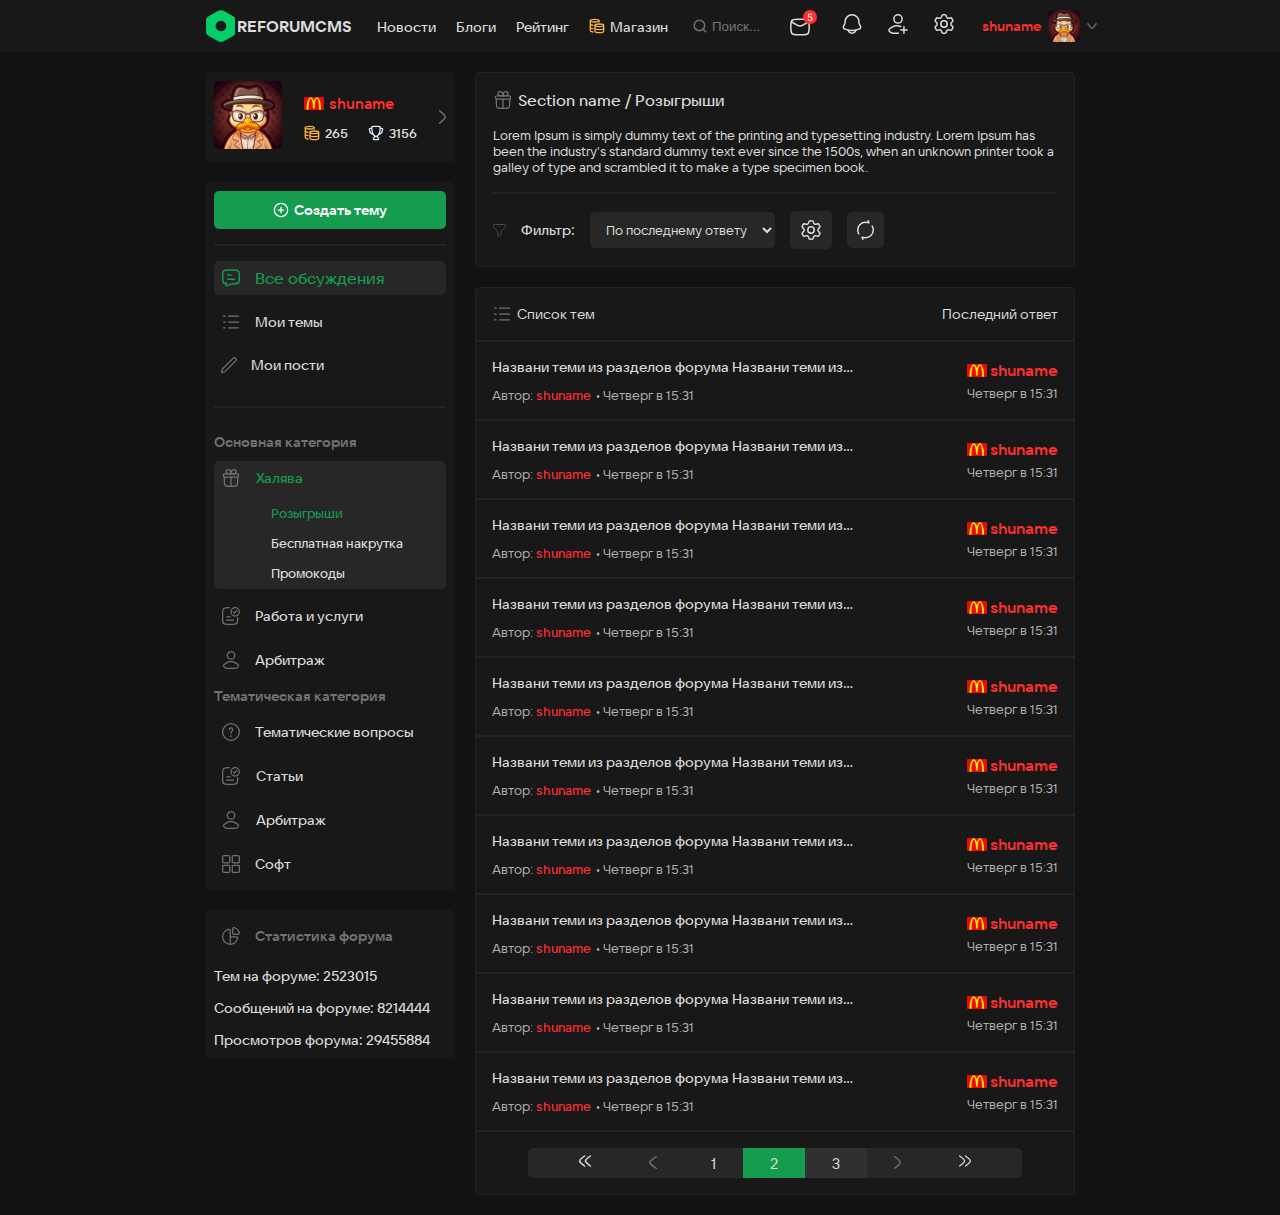
<file: html/section.html>
<!DOCTYPE html>
<html lang="en">
  <head>
    <meta charset="UTF-8" />
    <meta name="viewport" content="width=device-width, initial-scale=1.0" />
    <link rel="icon" type="image/svg" href="./images/logo.svg" />
    <link rel="stylesheet" href="../css/mian.css" />
    <link rel="stylesheet" href="../css/index.css" />
    <link rel="stylesheet" href="../css/topic.css" />
    <link rel="stylesheet" href="../css/section.css" />
    <title>Forum</title>
  </head>
  <body>
    <!-- Navbar 🚩 -->
    <nav>
      <div class="container">
        <div class="flex-between nav-wrapper" style="gap: 15px">
          <div class="logo flex-center">
            <img src="../images/logo.svg" alt="" />
            <a href="../index.html"
              ><h1 class="logo-text rgb220">REFORUMCMS</h1></a
            >
          </div>
          <div class="navigation">
            <ul class="flex-center">
              <div class="navigation-wrapper">
                <li>
                  <a class="px14-fw500 rgb220" href="./html/topic.html"
                    >Новости</a
                  >
                </li>
              </div>
              <div class="navigation-wrapper">
                <li><a class="px14-fw500 rgb220" href="#">Блоги</a></li>
              </div>
              <div class="navigation-wrapper">
                <li><a class="px14-fw500 rgb220" href="#">Рейтинг</a></li>
              </div>
              <div class="navigation-wrapper flex-center" style="gap: 5px">
                <img src="../icons/coins.svg" alt="" />
                <li><a class="px14-fw500 rgb220" href="#">Магазин </a></li>
              </div>
            </ul>
          </div>
          <div class="search-bar flex-start-horizontal" style="gap: 5px">
            <img src="../icons/search.svg" alt="" />
            <input type="px14-fw500 rgb220" placeholder="Поиск..." />
          </div>
          <div class="nav-icons flex-center">
            <div class="nav-icon">
              <img src="../icons/navMessage.svg" alt="" />
            </div>
            <div class="nav-icon">
              <a href="./notification.html"
                ><img src="../icons/navNotification.svg" alt=""
              /></a>
            </div>
            <div class="nav-icon">
              <img src="../icons/navUser.svg" alt="" />
            </div>
            <div class="nav-icon">
              <img src="../icons/navSetting.svg" alt="" />
            </div>
          </div>
          <a href="./profile.html">
            <div class="nav-user flex-center" style="gap: 7px">
              <span class="px14-fw600 red">shuname</span>
              <img src="../images/navAvatar.svg" alt="" />
              <img src="../icons/arrow-donw.svg" alt="" />
            </div>
          </a>
        </div>
      </div>
    </nav>
    <!-- Content 🚩 -->
    <section class="content">
      <div class="container flex-between-top" style="gap: 20px">
        <!-- Sidebar Content 🚩 -->
        <div class="sidebar flex-col" style="gap: 20px">
          <!-- 1 🚩 -->
          <div class="sidebar-wrapper">
            <div class="user flex-between" style="gap: 12px">
              <div class="user-logo">
                <img src="../images/commentAvatar.png" alt="" />
              </div>
              <div
                class="user-detail flex-col-start-vertical"
                style="gap: 12px"
              >
                <div class="username flex-center" style="gap: 5px">
                  <img src="../images/m.svg" alt="" />
                  <span class="px15-fw600 red">shuname</span>
                </div>
                <div class="detail flex-center" style="gap: 20px">
                  <div class="coins flex-center" style="gap: 5px">
                    <img src="../icons/coins.svg" alt="" />
                    <span class="px13-fw600 rgb220">265</span>
                  </div>
                  <div class="champion flex-center" style="gap: 5px">
                    <img src="../icons/champion.svg" alt="" />
                    <span class="px13-fw600 rgb220">3156</span>
                  </div>
                </div>
              </div>
              <img src="../icons/arrow-right.svg" alt="" />
            </div>
          </div>
          <!-- 2 🚩 -->
          <div class="sidebar-wrapper flex-col">
            <div class="btns-wrapper btn flex-center">
              <img src="../icons/create.svg" alt="" />
              <button style="cursor: pointer" class="px14-fw600 rgb255">
                Создать тему
              </button>
            </div>
            <div class="horizontal-line"></div>
            <div class="categories flex-col" style="gap: 10px">
              <!-- Category 🚩 -->
              <div
                class="category flex-start-horizontal category-active"
                style="gap: 14px"
              >
                <img src="../icons/comment.svg" alt="" />
                <span class="fs14-fw500 greenColor">Все обсуждения</span>
              </div>
              <div class="category flex-start-horizontal" style="gap: 14px">
                <img src="../icons/topic.svg" alt="" />
                <span class="px14-fw500 rgb220">Мои темы</span>
              </div>
              <div class="category flex-start-horizontal" style="gap: 14px">
                <img src="../icons/post.svg" alt="" />
                <span class="px14-fw500 rgb220">Мои пости</span>
              </div>
              <div class="horizontal-line"></div>
              <!-- Ctg header 🚩 -->
              <span class="px14-fw600 rgb114">Основная категория</span>

              <div
                class="category sidebar-ctg-active flex-col"
                style="gap: 14px"
              >
                <div class="ctg flex-between" style="gap: 14px">
                  <div class="flex-center" style="gap: 15px">
                    <img src="../icons/gift.svg" alt="" />
                    <span class="px14-fw500 rgb220 sidebar-active">Халява</span>
                  </div>
                  <img
                    class="hide ctg-closeIcon arrow-down"
                    src="../icons/arrow-donw.svg"
                    alt=""
                  />
                </div>
                <!-- Ctg sections 🚩 -->
                <div class="ctg-sections flex-col" style="gap: 10px">
                  <ul class="flex-col" style="gap: 10px">
                    <li>
                      <a class="px13-fw500 rgb220 sidebar-active" href="#"
                        >Розыгрыши</a
                      >
                    </li>
                    <li>
                      <a class="px13-fw500 rgb220" href="#"
                        >Бесплатная накрутка</a
                      >
                    </li>
                    <li><a class="px13-fw500 rgb220" href="#">Промокоды</a></li>
                  </ul>
                </div>
              </div>
              <div class="category flex-start-horizontal" style="gap: 14px">
                <img src="../icons/document-validation.svg" alt="" />
                <span class="px14-fw500 rgb220">Работа и услуги</span>
              </div>
              <div class="category flex-start-horizontal" style="gap: 14px">
                <img src="../icons/user.svg" alt="" />
                <span class="px14-fw500 rgb220">Арбитраж</span>
              </div>
              <!-- Ctg header 🚩 -->
              <span class="px14-fw600 rgb114">Тематическая категория</span>

              <div class="category flex-start-horizontal" style="gap: 14px">
                <img src="../icons/help-circle.svg" alt="" />
                <span class="px14-fw500 rgb220">Тематические вопросы</span>
              </div>
              <div class="category flex-col" style="gap: 10px">
                <div class="ctg flex-between" style="gap: 14px">
                  <div class="flex-center" style="gap: 15px">
                    <img src="../icons/document-validation.svg" alt="" />
                    <span class="px14-fw500 rgb220">Статьи</span>
                  </div>
                  <img
                    class="hide ctg-closeIcon arrow-down"
                    src="../icons/arrow-donw.svg"
                    alt=""
                  />
                </div>
                <!-- Ctg sections 🚩 -->
                <div class="hide ctg-sections flex-col" style="gap: 10px">
                  <ul class="flex-col" style="gap: 10px">
                    <li>
                      <a class="px13-fw500 rgb220" href="#"
                        >Способы заработка</a
                      >
                    </li>
                    <li><a class="px13-fw500 rgb220" href="#">SMM</a></li>
                    <li>
                      <a class="px13-fw500 rgb220" href="#">Безопасность</a>
                    </li>
                    <li>
                      <a class="px13-fw500 rgb220" href="#">Социальные сети</a>
                    </li>
                    <li>
                      <a class="px13-fw500 rgb220" href="#"
                        >Авторские курсы заработка</a
                      >
                    </li>
                    <li>
                      <a class="px13-fw500 rgb220" href="#">Криптовалюты</a>
                    </li>
                  </ul>
                </div>
              </div>
              <div class="category flex-between" style="gap: 14px">
                <div class="ctg flex-center" style="gap: 15px">
                  <img src="../icons/user.svg" alt="" />
                  <span class="px14-fw500 rgb220">Арбитраж</span>
                </div>
                <img
                  class="hide arrow-down"
                  src="../icons/arrow-donw.svg"
                  alt=""
                />
              </div>
              <div class="category flex-start-horizontal" style="gap: 14px">
                <img src="../icons/microsoft.svg" alt="" />
                <span class="px14-fw500 rgb220">Софт</span>
              </div>
            </div>
          </div>
          <!-- 3 🚩 -->
          <div class="sidebar-wrapper flex-col" style="gap: 14px">
            <div class="category flex-start-horizontal" style="gap: 14px">
              <img src="../icons/pie-chart.svg" alt="" />
              <span class="px14-fw600 rgb114">Статистика форума</span>
            </div>
            <span class="px14-fw500 rgb220">Тем на форуме: 2523015</span>
            <span class="px14-fw500 rgb220">Cообщений на форуме: 8214444</span>
            <span class="px14-fw500 rgb220">Просмотров форума: 29455884</span>
          </div>
        </div>
        <!-- Main Content 🚩 -->
        <div class="main flex-col" style="gap: 20px">
          <!-- Entrance 🚩 -->
          <div
            class="entrance post-entrance flex-col-start"
            style="gap: 17px; background-color: var(--bgColor1)"
          >
            <div class="entrance-text flex-center" style="gap: 5px">
              <img src="../icons/gift.svg" alt="" />
              <h1 class="px16-fw500 rgb220">Section name / Розыгрыши</h1>
            </div>
            <p class="px13-fw400 rgb220">
              Lorem Ipsum is simply dummy text of the printing and typesetting
              industry. Lorem Ipsum has been the industry's standard dummy text
              ever since the 1500s, when an unknown printer took a galley of
              type and scrambled it to make a type specimen book.
            </p>
            <div class="line"></div>
            <!-- Filter 🚩 -->
            <div class="main-wrapper" style="padding: 0 !important">
              <div class="filter flex-start-horizontal" style="gap: 15px">
                <img src="../icons/filter.svg" alt="" />
                <span class="px14-fw500 rgb220">Фильтр:</span>
                <select
                  class="filter-select pointer px13-fw400 rgb220"
                  name=""
                  id=""
                >
                  <option value="">По последнему ответу</option>
                </select>
                <div class="filter-icon flex-center">
                  <img class="pointer" src="../icons/navSetting.svg" alt="" />
                </div>
                <div class="filter-icon flex-center">
                  <img class="pointer" src="../icons/refresh.svg" alt="" />
                </div>
              </div>
            </div>
          </div>
          <!-- Section posts 🚩 -->
          <div class="section-posts" style="background-color: var(--bgColor1)">
            <!-- Section post header 🚩 -->
            <div class="section-post-header flex-between">
              <div class="section-header-left flex-center" style="gap: 5px">
                <img src="../icons/topic.svg" alt="" />
                <span class="px14-fw400 rgb220">Список тем</span>
              </div>
              <span class="px14-fw400 rgb220">Последний ответ</span>
            </div>
            <div class="line"></div>
            <!-- Section posts 🚩 -->
            <!-- 🚩 -->
            <div class="section-post flex-between">
              <div class="sc-post-left flex-col-start" style="gap: 11px">
                <h1 class="px14-fw500 rgb220">
                  Названи теми из разделов форума Названи теми из...
                </h1>
                <div class="sc-p-left-bottom flex-center" style="gap: 5px">
                  <h1 class="px13-fw400 rgb175">
                    Автор: <span class="px13-fw500 red">shuname</span>
                  </h1>
                  <span class="px13-fw400 rgb175">• Четверг в 15:31</span>
                </div>
              </div>
              <div class="sc-post-right flex-col-start" style="gap: 5px">
                <div class="sc-p-right-user flex-center" style="gap: 3px">
                  <img src="../images/m.svg" alt="" />
                  <span class="px16-fw600 red">shuname</span>
                </div>
                <span class="px13-fw400 rgb175">Четверг в 15:31</span>
              </div>
            </div>
            <div class="line"></div>
            <!-- 🚩 -->
            <div class="section-post flex-between">
              <div class="sc-post-left flex-col-start" style="gap: 11px">
                <h1 class="px14-fw500 rgb220">
                  Названи теми из разделов форума Названи теми из...
                </h1>
                <div class="sc-p-left-bottom flex-center" style="gap: 5px">
                  <h1 class="px13-fw400 rgb175">
                    Автор: <span class="px13-fw500 red">shuname</span>
                  </h1>
                  <span class="px13-fw400 rgb175">• Четверг в 15:31</span>
                </div>
              </div>
              <div class="sc-post-right flex-col-start" style="gap: 5px">
                <div class="sc-p-right-user flex-center" style="gap: 3px">
                  <img src="../images/m.svg" alt="" />
                  <span class="px16-fw600 red">shuname</span>
                </div>
                <span class="px13-fw400 rgb175">Четверг в 15:31</span>
              </div>
            </div>
            <div class="line"></div>
            <!-- 🚩 -->
            <div class="section-post flex-between">
              <div class="sc-post-left flex-col-start" style="gap: 11px">
                <h1 class="px14-fw500 rgb220">
                  Названи теми из разделов форума Названи теми из...
                </h1>
                <div class="sc-p-left-bottom flex-center" style="gap: 5px">
                  <h1 class="px13-fw400 rgb175">
                    Автор: <span class="px13-fw500 red">shuname</span>
                  </h1>
                  <span class="px13-fw400 rgb175">• Четверг в 15:31</span>
                </div>
              </div>
              <div class="sc-post-right flex-col-start" style="gap: 5px">
                <div class="sc-p-right-user flex-center" style="gap: 3px">
                  <img src="../images/m.svg" alt="" />
                  <span class="px16-fw600 red">shuname</span>
                </div>
                <span class="px13-fw400 rgb175">Четверг в 15:31</span>
              </div>
            </div>
            <div class="line"></div>
            <!-- 🚩 -->
            <div class="section-post flex-between">
              <div class="sc-post-left flex-col-start" style="gap: 11px">
                <h1 class="px14-fw500 rgb220">
                  Названи теми из разделов форума Названи теми из...
                </h1>
                <div class="sc-p-left-bottom flex-center" style="gap: 5px">
                  <h1 class="px13-fw400 rgb175">
                    Автор: <span class="px13-fw500 red">shuname</span>
                  </h1>
                  <span class="px13-fw400 rgb175">• Четверг в 15:31</span>
                </div>
              </div>
              <div class="sc-post-right flex-col-start" style="gap: 5px">
                <div class="sc-p-right-user flex-center" style="gap: 3px">
                  <img src="../images/m.svg" alt="" />
                  <span class="px16-fw600 red">shuname</span>
                </div>
                <span class="px13-fw400 rgb175">Четверг в 15:31</span>
              </div>
            </div>
            <div class="line"></div>
            <!-- 🚩 -->
            <div class="section-post flex-between">
              <div class="sc-post-left flex-col-start" style="gap: 11px">
                <h1 class="px14-fw500 rgb220">
                  Названи теми из разделов форума Названи теми из...
                </h1>
                <div class="sc-p-left-bottom flex-center" style="gap: 5px">
                  <h1 class="px13-fw400 rgb175">
                    Автор: <span class="px13-fw500 red">shuname</span>
                  </h1>
                  <span class="px13-fw400 rgb175">• Четверг в 15:31</span>
                </div>
              </div>
              <div class="sc-post-right flex-col-start" style="gap: 5px">
                <div class="sc-p-right-user flex-center" style="gap: 3px">
                  <img src="../images/m.svg" alt="" />
                  <span class="px16-fw600 red">shuname</span>
                </div>
                <span class="px13-fw400 rgb175">Четверг в 15:31</span>
              </div>
            </div>
            <div class="line"></div>
            <!-- 🚩 -->
            <div class="section-post flex-between">
              <div class="sc-post-left flex-col-start" style="gap: 11px">
                <h1 class="px14-fw500 rgb220">
                  Названи теми из разделов форума Названи теми из...
                </h1>
                <div class="sc-p-left-bottom flex-center" style="gap: 5px">
                  <h1 class="px13-fw400 rgb175">
                    Автор: <span class="px13-fw500 red">shuname</span>
                  </h1>
                  <span class="px13-fw400 rgb175">• Четверг в 15:31</span>
                </div>
              </div>
              <div class="sc-post-right flex-col-start" style="gap: 5px">
                <div class="sc-p-right-user flex-center" style="gap: 3px">
                  <img src="../images/m.svg" alt="" />
                  <span class="px16-fw600 red">shuname</span>
                </div>
                <span class="px13-fw400 rgb175">Четверг в 15:31</span>
              </div>
            </div>
            <div class="line"></div>
            <!-- 🚩 -->
            <div class="section-post flex-between">
              <div class="sc-post-left flex-col-start" style="gap: 11px">
                <h1 class="px14-fw500 rgb220">
                  Названи теми из разделов форума Названи теми из...
                </h1>
                <div class="sc-p-left-bottom flex-center" style="gap: 5px">
                  <h1 class="px13-fw400 rgb175">
                    Автор: <span class="px13-fw500 red">shuname</span>
                  </h1>
                  <span class="px13-fw400 rgb175">• Четверг в 15:31</span>
                </div>
              </div>
              <div class="sc-post-right flex-col-start" style="gap: 5px">
                <div class="sc-p-right-user flex-center" style="gap: 3px">
                  <img src="../images/m.svg" alt="" />
                  <span class="px16-fw600 red">shuname</span>
                </div>
                <span class="px13-fw400 rgb175">Четверг в 15:31</span>
              </div>
            </div>
            <div class="line"></div>
            <!-- 🚩 -->
            <div class="section-post flex-between">
              <div class="sc-post-left flex-col-start" style="gap: 11px">
                <h1 class="px14-fw500 rgb220">
                  Названи теми из разделов форума Названи теми из...
                </h1>
                <div class="sc-p-left-bottom flex-center" style="gap: 5px">
                  <h1 class="px13-fw400 rgb175">
                    Автор: <span class="px13-fw500 red">shuname</span>
                  </h1>
                  <span class="px13-fw400 rgb175">• Четверг в 15:31</span>
                </div>
              </div>
              <div class="sc-post-right flex-col-start" style="gap: 5px">
                <div class="sc-p-right-user flex-center" style="gap: 3px">
                  <img src="../images/m.svg" alt="" />
                  <span class="px16-fw600 red">shuname</span>
                </div>
                <span class="px13-fw400 rgb175">Четверг в 15:31</span>
              </div>
            </div>
            <div class="line"></div>
            <!-- 🚩 -->
            <div class="section-post flex-between">
              <div class="sc-post-left flex-col-start" style="gap: 11px">
                <h1 class="px14-fw500 rgb220">
                  Названи теми из разделов форума Названи теми из...
                </h1>
                <div class="sc-p-left-bottom flex-center" style="gap: 5px">
                  <h1 class="px13-fw400 rgb175">
                    Автор: <span class="px13-fw500 red">shuname</span>
                  </h1>
                  <span class="px13-fw400 rgb175">• Четверг в 15:31</span>
                </div>
              </div>
              <div class="sc-post-right flex-col-start" style="gap: 5px">
                <div class="sc-p-right-user flex-center" style="gap: 3px">
                  <img src="../images/m.svg" alt="" />
                  <span class="px16-fw600 red">shuname</span>
                </div>
                <span class="px13-fw400 rgb175">Четверг в 15:31</span>
              </div>
            </div>
            <div class="line"></div>
            <!-- 🚩 -->
            <div class="section-post flex-between">
              <div class="sc-post-left flex-col-start" style="gap: 11px">
                <h1 class="px14-fw500 rgb220">
                  Названи теми из разделов форума Названи теми из...
                </h1>
                <div class="sc-p-left-bottom flex-center" style="gap: 5px">
                  <h1 class="px13-fw400 rgb175">
                    Автор: <span class="px13-fw500 red">shuname</span>
                  </h1>
                  <span class="px13-fw400 rgb175">• Четверг в 15:31</span>
                </div>
              </div>
              <div class="sc-post-right flex-col-start" style="gap: 5px">
                <div class="sc-p-right-user flex-center" style="gap: 3px">
                  <img src="../images/m.svg" alt="" />
                  <span class="px16-fw600 red">shuname</span>
                </div>
                <span class="px13-fw400 rgb175">Четверг в 15:31</span>
              </div>
            </div>
            <div class="line"></div>
            <div class="section-post flex-center">
              <div class="move-btns flex-center">
                <div class="move-icon">
                  <img src="../icons/arrow-left-double.svg" alt="" />
                </div>
                <div class="move-icon">
                  <img src="../icons/arrow-left.svg" alt="" />
                </div>
                <div class="move-btn pointer">
                  <button class="px15-fw400 rgb220">1</button>
                </div>
                <div class="move-btn pointer move-btn-active">
                  <button class="px15-fw400 rgb220">2</button>
                </div>
                <div
                  class="move-btn pointer"
                  style="background-color: var(--bgColor5)"
                >
                  <button class="px15-fw400 rgb220">3</button>
                </div>
                <div class="move-icon">
                  <img src="../icons/arrow-right.svg" alt="" />
                </div>
                <div class="move-icon">
                  <img src="../icons/arrow-right-double.svg" alt="" />
                </div>
              </div>
            </div>
          </div>
        </div>
      </div>
    </section>

    <script src="../js/index.js"></script>
  </body>
</html>
</file>
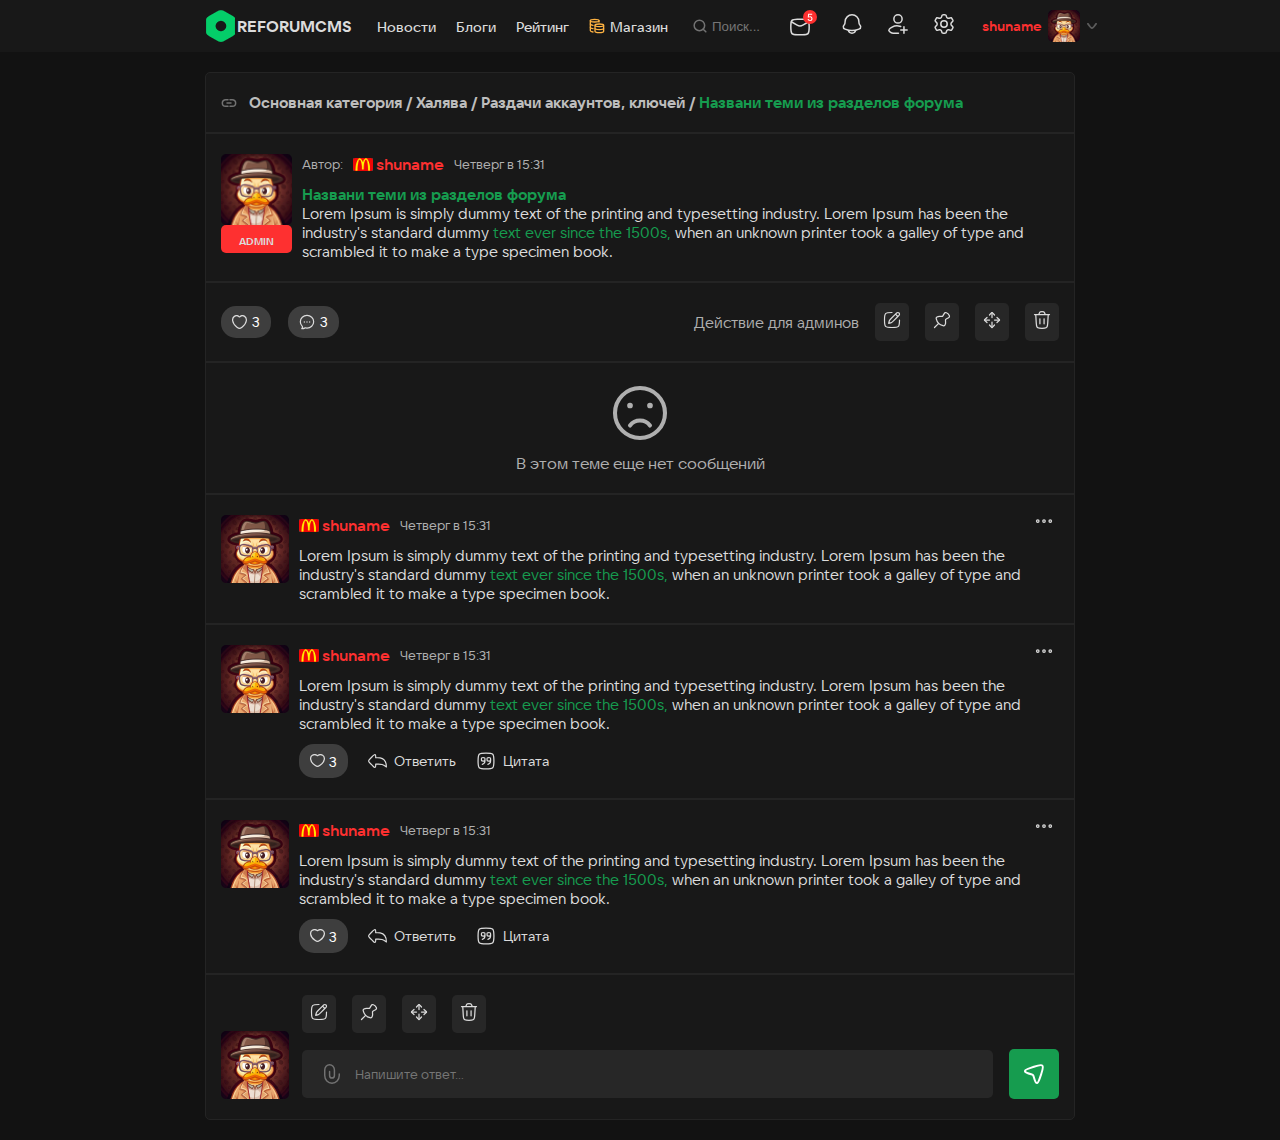
<file: html/topic.html>
<!DOCTYPE html>
<html lang="en">
  <head>
    <meta charset="UTF-8" />
    <meta name="viewport" content="width=device-width, initial-scale=1.0" />
    <link rel="icon" type="image/svg" href="../images/logo.svg" />
    <link rel="stylesheet" href="../css/mian.css" />
    <link rel="stylesheet" href="../css/topic.css" />
    <title>Forum</title>
  </head>
  <body>
    <!-- Navbar 🚩 -->
    <nav>
      <div class="container">
        <div class="flex-between nav-wrapper" style="gap: 15px">
          <div class="logo flex-center">
            <img src="../images/logo.svg" alt="" />
            <a href="../index.html"
              ><h1 class="logo-text rgb220">REFORUMCMS</h1></a
            >
          </div>
          <div class="navigation">
            <ul class="flex-center">
              <div class="navigation-wrapper">
                <li>
                  <a class="px14-fw500 rgb220" href="./html/topic.html"
                    >Новости</a
                  >
                </li>
              </div>
              <div class="navigation-wrapper">
                <li><a class="px14-fw500 rgb220" href="#">Блоги</a></li>
              </div>
              <div class="navigation-wrapper">
                <li><a class="px14-fw500 rgb220" href="#">Рейтинг</a></li>
              </div>
              <div class="navigation-wrapper flex-center" style="gap: 5px">
                <img src="../icons/coins.svg" alt="" />
                <li><a class="px14-fw500 rgb220" href="#">Магазин </a></li>
              </div>
            </ul>
          </div>
          <div class="search-bar flex-start-horizontal" style="gap: 5px">
            <img src="../icons/search.svg" alt="" />
            <input type="px14-fw500 rgb220" placeholder="Поиск..." />
          </div>
          <div class="nav-icons flex-center">
            <div class="nav-icon">
              <img src="../icons/navMessage.svg" alt="" />
            </div>
            <div class="nav-icon">
              <a href="./notification.html"
                ><img src="../icons/navNotification.svg" alt=""
              /></a>
            </div>
            <div class="nav-icon">
              <img src="../icons/navUser.svg" alt="" />
            </div>
            <div class="nav-icon">
              <img src="../icons/navSetting.svg" alt="" />
            </div>
          </div>
          <a href="./profile.html">
            <div class="nav-user flex-center" style="gap: 7px">
              <span class="px14-fw600 red">shuname</span>
              <img src="../images/navAvatar.svg" alt="" />
              <img src="../icons/arrow-donw.svg" alt="" />
            </div>
          </a>
        </div>
      </div>
    </nav>
    <!-- Topic 🚩 -->
    <section class="topic flex-col">
      <div class="container">
        <!-- Topic Content 🚩 -->
        <div class="topic-content flex-col-start-vertical">
          <!-- Link 🚩 -->
          <div class="topic-link topic-padding flex-center" style="gap: 12px">
            <img src="../icons/link.svg" alt="" />
            <span class="px15-fw700 rgb189">
              Основная категория /
              <span>Халява /</span>
              <span>Раздачи аккаунтов, ключей /</span>
              <span class="greenColor"> Названи теми из разделов форума</span>
            </span>
          </div>
          <div class="line"></div>
          <!-- Topic Posts 🚩 -->
          <div class="topic-posts flex-col">
            <div
              class="topic-post topic-padding author flex-start"
              style="gap: 10px"
            >
              <div class="author-avatar flex-col">
                <img src="../images/commentAvatar.png" alt="" />
                <div class="admin">
                  <span class="px10-fw700 rgb220">ADMIN</span>
                </div>
              </div>
              <div
                class="author-texts flex-col-start-vertical"
                style="gap: 11px"
              >
                <div class="author-info flex-center" style="gap: 10px">
                  <h1 class="px13-fw400 rgb175">Автор:</h1>
                  <div class="author-username flex-center" style="gap: 3px">
                    <img src="../images/m.svg" alt="" />
                    <span class="px16-fw600 red">shuname</span>
                  </div>
                  <span class="px13-fw400 rgb175">Четверг в 15:31</span>
                </div>
                <div class="author-text">
                  <h1 class="px15-fw700 greenColor">
                    Названи теми из разделов форума
                  </h1>
                  <p class="px15-fw400 rgb220">
                    Lorem Ipsum is simply dummy text of the printing and
                    typesetting industry. Lorem Ipsum has been the industry's
                    standard dummy
                    <span class="greenColor">text ever since the 1500s,</span>
                    when an unknown printer took a galley of type and scrambled
                    it to make a type specimen book.
                  </p>
                </div>
              </div>
            </div>
            <div class="line"></div>
            <div class="post-action topic-padding flex-between">
              <div class="icons flex-center" style="gap: 17px">
                <div class="icon flex-center" style="gap: 5px">
                  <img class="pointer" src="../icons/like.svg" alt="" />
                  <span class="px14-fw400 rgb255">3</span>
                </div>
                <div class="icon flex-center" style="gap: 5px">
                  <img class="pointer" src="../icons/postComment.svg" alt="" />
                  <span class="px14-fw400 rgb255">3</span>
                </div>
              </div>
              <div class="actions flex-center" style="gap: 16px">
                <span class="px15-fw400 rgb175">Действие для админов</span>
                <div class="action-icon">
                  <img src="../icons/edit.svg" alt="" />
                </div>
                <div class="action-icon">
                  <img src="../icons/white-pin.svg" alt="" />
                </div>
                <div class="action-icon">
                  <img src="../icons/move.svg" alt="" />
                </div>
                <div class="action-icon">
                  <img src="../icons/white-delete.svg" alt="" />
                </div>
              </div>
            </div>
            <div class="line"></div>
            <div
              class="post-comment flex-col-center topic-padding"
              style="gap: 10px"
            >
              <img src="../icons/sad.svg" alt="" />
              <span class="px16-fw400 rgb175"
                >В этом теме еще нет сообщений</span
              >
            </div>
            <div class="line"></div>
            <!-- 🚩 -->
            <div
              class="topic-post topic-padding author flex-start"
              style="gap: 10px"
            >
              <div class="author-avatar flex-col">
                <img src="../images/commentAvatar.png" alt="" />
              </div>
              <div
                class="author-texts flex-col-start-vertical"
                style="gap: 11px"
              >
                <div class="author-info flex-center" style="gap: 10px">
                  <div class="author-username flex-center" style="gap: 3px">
                    <img src="../images/m.svg" alt="" />
                    <span class="px16-fw600 red">shuname</span>
                  </div>
                  <span class="px13-fw400 rgb175">Четверг в 15:31</span>
                </div>
                <div class="author-text">
                  <p class="px15-fw400 rgb220">
                    Lorem Ipsum is simply dummy text of the printing and
                    typesetting industry. Lorem Ipsum has been the industry's
                    standard dummy
                    <span class="greenColor">text ever since the 1500s,</span>
                    when an unknown printer took a galley of type and scrambled
                    it to make a type specimen book.
                  </p>
                </div>
              </div>
              <!-- Position Absolute Items 🚩 -->
              <img
                class="topic-option-icon"
                src="../icons/options.svg"
                alt=""
              />
              <div
                class="option-modal hide flex-col-start-vertical"
                style="gap: 10px"
              >
                <div class="option flex-start-horizontal" style="gap: 13px">
                  <img src="../icons/edit.svg" alt="" />
                  <span class="px13-fw500 rgb220">Изменить</span>
                </div>
                <div class="option flex-start-horizontal" style="gap: 13px">
                  <img src="../icons/white-delete.svg" alt="" />
                  <span class="px13-fw500 rgb220">Удалить</span>
                </div>
              </div>
            </div>
            <div class="line"></div>
            <!-- 🚩 -->
            <div
              class="topic-post topic-padding author flex-start"
              style="gap: 10px"
            >
              <div class="author-avatar flex-col">
                <img src="../images/commentAvatar.png" alt="" />
              </div>
              <div
                class="author-texts flex-col-start-vertical"
                style="gap: 11px"
              >
                <div class="author-info flex-center" style="gap: 10px">
                  <div class="author-username flex-center" style="gap: 3px">
                    <img src="../images/m.svg" alt="" />
                    <span class="px16-fw600 red">shuname</span>
                  </div>
                  <span class="px13-fw400 rgb175">Четверг в 15:31</span>
                </div>
                <div class="author-text">
                  <p class="px15-fw400 rgb220">
                    Lorem Ipsum is simply dummy text of the printing and
                    typesetting industry. Lorem Ipsum has been the industry's
                    standard dummy
                    <span class="greenColor">text ever since the 1500s,</span>
                    when an unknown printer took a galley of type and scrambled
                    it to make a type specimen book.
                  </p>
                </div>
                <div class="comment-action flex-center" style="gap: 20px">
                  <div class="icon">
                    <img class="pointer" src="../icons/like.svg" alt="" />
                    <span class="px14-fw400 rgb255">3</span>
                  </div>
                  <div class="response flex-center" style="gap: 7px">
                    <img class="pointer" src="../icons/response.svg" alt="" />
                    <span class="px14-fw400 rgb220">Ответить</span>
                  </div>
                  <div class="quote flex-center" style="gap: 7px">
                    <img
                      class="pointer"
                      src="../icons/quote-down-square.svg"
                      alt=""
                    />
                    <span class="px14-fw400 rgb220">Цитата</span>
                  </div>
                </div>
              </div>
              <!-- Position Absolute Items 🚩 -->
              <img
                class="topic-option-icon"
                src="../icons/options.svg"
                alt=""
              />
              <div
                class="option-modal hide flex-col-start-vertical"
                style="gap: 10px"
              >
                <div class="option flex-start-horizontal" style="gap: 13px">
                  <img src="../icons/edit.svg" alt="" />
                  <span class="px13-fw500 rgb220">Изменить</span>
                </div>
                <div class="option flex-start-horizontal" style="gap: 13px">
                  <img src="../icons/white-delete.svg" alt="" />
                  <span class="px13-fw500 rgb220">Удалить</span>
                </div>
              </div>
            </div>
            <div class="line"></div>
            <!-- 🚩 -->
            <div
              class="topic-post topic-padding author flex-start"
              style="gap: 10px"
            >
              <div class="author-avatar flex-col">
                <img src="../images/commentAvatar.png" alt="" />
              </div>
              <div
                class="author-texts flex-col-start-vertical"
                style="gap: 11px"
              >
                <div class="author-info flex-center" style="gap: 10px">
                  <div class="author-username flex-center" style="gap: 3px">
                    <img src="../images/m.svg" alt="" />
                    <span class="px16-fw600 red">shuname</span>
                  </div>
                  <span class="px13-fw400 rgb175">Четверг в 15:31</span>
                </div>
                <div class="author-text">
                  <p class="px15-fw400 rgb220">
                    Lorem Ipsum is simply dummy text of the printing and
                    typesetting industry. Lorem Ipsum has been the industry's
                    standard dummy
                    <span class="greenColor">text ever since the 1500s,</span>
                    when an unknown printer took a galley of type and scrambled
                    it to make a type specimen book.
                  </p>
                </div>
                <div class="comment-action flex-center" style="gap: 20px">
                  <div class="icon">
                    <img class="pointer" src="../icons/like.svg" alt="" />
                    <span class="px14-fw400 rgb255">3</span>
                  </div>
                  <div class="response flex-center" style="gap: 7px">
                    <img class="pointer" src="../icons/response.svg" alt="" />
                    <span class="px14-fw400 rgb220">Ответить</span>
                  </div>
                  <div class="quote flex-center" style="gap: 7px">
                    <img
                      class="pointer"
                      src="../icons/quote-down-square.svg"
                      alt=""
                    />
                    <span class="px14-fw400 rgb220">Цитата</span>
                  </div>
                </div>
              </div>
              <!-- Position Absolute Items 🚩 -->
              <img
                class="topic-option-icon"
                src="../icons/options.svg"
                alt=""
              />
              <div
                class="option-modal hide flex-col-start-vertical"
                style="gap: 10px"
              >
                <div class="option flex-start-horizontal" style="gap: 13px">
                  <img src="../icons/edit.svg" alt="" />
                  <span class="px13-fw500 rgb220">Изменить</span>
                </div>
                <div class="option flex-start-horizontal" style="gap: 13px">
                  <img src="../icons/white-delete.svg" alt="" />
                  <span class="px13-fw500 rgb220">Удалить</span>
                </div>
              </div>
            </div>
            <div class="line"></div>
          </div>
          <!-- Leave a Comment 🚩  -->
          <div
            class="leave-comment topic-padding flex-bottom"
            style="gap: 13px"
          >
            <img src="../images/commentAvatar.png" alt="" />
            <div class="write-comment flex-col-start" style="gap: 16px">
              <div class="comment-icons flex-center" style="gap: 16px">
                <div class="action-icon">
                  <img src="../icons/edit.svg" alt="" />
                </div>
                <div class="action-icon">
                  <img src="../icons/white-pin.svg" alt="" />
                </div>
                <div class="action-icon">
                  <img src="../icons/move.svg" alt="" />
                </div>
                <div class="action-icon">
                  <img src="../icons/white-delete.svg" alt="" />
                </div>
              </div>
              <div class="send-message flex-center" style="gap: 16px">
                <div
                  class="message-bar flex-start-horizontal"
                  style="gap: 15px"
                >
                  <img src="../icons/msgBar-icon.svg" alt="" />
                  <input
                    class="px13-fw400 rgb189"
                    type="text"
                    placeholder="Напишите ответ..."
                  />
                </div>
                <div class="btn send-icon flex-center">
                  <img src="../icons/sendMsg.svg" alt="" />
                </div>
              </div>
            </div>
          </div>
        </div>
      </div>
    </section>
    <script src="../js/topic.js"></script>
  </body>
</html>
</file>
<file: css/mian.css>
/* ==== FONT SET UP 🚩 ==== */

@font-face {
  font-family: "vk Regular";
  src: url("../fonts/vkRegular.ttf") format("truetype");
  font-weight: 400;
}

@font-face {
  font-family: "vk Medium";
  src: url("../fonts/vkMedium.ttf") format("truetype");
  font-weight: 500;
}

@font-face {
  font-family: "vk Demibold";
  src: url("../fonts/vkDemiBold.ttf") format("truetype");
  font-weight: 600;
}
@font-face {
  font-family: "vk Bold";
  src: url("../fonts/vkBold.ttf") format("truetype");
  font-weight: 700;
}

/* ==== MAIN CSS 🚩 ==== */

:root {
  --bgColor1: rgb(24, 24, 24);
  --bgColor2: #121212;
  --bgColor3: rgb(39, 39, 39);
  --bgColor4: rgb(62, 62, 62);
  --bgColor5: rgb(48, 48, 48);
  --textColor1: rgb(220, 220, 220);
  --textColor2: rgb(254, 48, 48);
  --textColor3: rgb(255, 255, 255);
  --textColor4: rgb(114, 114, 114);
  --textColor5: rgb(189, 189, 189);
  --textColor6: rgb(175, 175, 175);
  --greenColor: rgb(22, 156, 79);
}

* {
  padding: 0;
  margin: 0;
  box-sizing: border-box;
}

body {
  font-family: "vk Medium", sans-serif;
  color: var(--textColor1);
  background-color: var(--bgColor2);
}

.container {
  width: 870px;
  margin: 0 auto;
}

a {
  text-decoration: none;
}

ul li {
  list-style: none;
}

.horizontal-line {
  width: 100%;
  border: 1px solid rgb(36, 36, 36);
  margin: 15px 0px;
}

select {
  cursor: pointer;
}

.line {
  width: 100%;
  border: 1px solid rgb(36, 36, 36);
}

.hide {
  display: none !important;
}

.show {
  display: block !important;
}

.pointer {
  cursor: pointer;
}

/* TEXT STYLES 🚩 */

.logo-text {
  font-family: "vk Bold";
  font-weight: 700;
  font-size: 16px;
}

.px10-fw700 {
  font-family: "vk Bold";
  font-weight: 700;
  font-size: 10px;
}

.px13-fw400 {
  font-family: "vk Regular";
  font-weight: 400;
  font-size: 13px;
}

.px13-fw500 {
  font-family: "vk Medium";
  font-weight: 500;
  font-size: 13px;
}

.px13-fw600 {
  font-family: "vk DemiBold";
  font-weight: 600;
  font-size: 13px;
}

.px14-fw500 {
  font-family: "vk Medium";
  font-weight: 500;
  font-size: 14px;
}

.px14-fw600 {
  font-family: "vk Demibold";
  font-weight: 600;
  font-size: 14px;
}

.px14-fw400 {
  font-family: "vk Regular";
  font-weight: 400;
  font-size: 14px;
}

.px15-fw400 {
  font-family: "vk Regular";
  font-weight: 400;
  font-size: 15px;
}

.px15-fw500 {
  font-family: "vk Medium";
  font-weight: 500;
  font-size: 15px;
}

.px15-fw600 {
  font-family: "vk Demibold";
  font-weight: 600;
  font-size: 15px;
}

.px15-fw700 {
  font-family: "vk Bold";
  font-weight: 700;
  font-size: 15px;
}

.px16-fw600 {
  font-family: "vk DemiBold";
  font-weight: 600;
  font-size: 16px;
}

.px16-fw500 {
  font-family: "vk Medium";
  font-weight: 500;
  font-size: 16px;
}

.px16-fw400 {
  font-family: "vk Regular";
  font-weight: 400;
  font-size: 16px;
}

/* Text Colors 🚩 */

.rgb220 {
  color: var(--textColor1);
}

.rgb175 {
  color: var(--textColor6);
}

.rgb114 {
  color: var(--textColor4);
}

.rgb255 {
  color: var(--textColor3);
}

.rgb189 {
  color: var(--textColor5);
}

.greenColor {
  color: var(--greenColor);
}

.red {
  color: var(--textColor2);
}

/* BUTTON STYLES 🚩 */

.btn {
  cursor: pointer;
  padding: 10px 20px;
  border: none;
  border-radius: 5px;
  cursor: pointer;
  color: var(--textColor3);
  transition: all 0.3s ease;
}

.btn:hover {
  opacity: 0.8;
}

/* DISPLAY STYLES 🚩 */

.flex-center {
  display: flex;
  align-items: center;
  justify-content: center;
}

.flex-start-horizontal {
  display: flex;
  align-items: center;
  justify-content: start;
}

.flex-between {
  display: flex;
  align-items: center;
  justify-content: space-between;
}

.flex-between-top {
  display: flex;
  align-items: start;
  justify-content: space-between;
}

.flex-bottom {
  display: flex;
  align-items: end;
  justify-content: start;
}

.flex-start {
  display: flex;
  align-items: start;
  justify-content: start;
}

.flex-col {
  display: flex;
  flex-direction: column;
}

.flex-col-start-vertical {
  display: flex;
  flex-direction: column;
  align-items: start;
}

.flex-col-start {
  display: flex;
  flex-direction: column;
  align-items: start;
  justify-content: start;
}

.flex-col-center {
  display: flex;
  flex-direction: column;
  align-items: center;
  justify-content: center;
}

/* NAVBAR 🚩 */

nav {
  width: 100%;
  background-color: var(--bgColor1);
}

.navigation-wrapper {
  padding: 15px 10px;
}

.navigation-wrapper:hover {
  background-color: var(--bgColor3);
}

.navigation-active {
  background-color: var(--bgColor3);
}

nav .search-bar input {
  background: transparent;
  border: none;
  outline: none;
  color: #fff;
  width: 50px;
}

.icon {
  padding: 7px 11px;
  border-radius: 15px;
  background: rgb(62, 62, 62);
}

/* Option Modal 🚩 */

.option-modal {
  position: absolute;
  background-color: var(--bgColor3);
  padding: 8px;
  border-radius: 5px;
  top: 38px;
  right: 16px;
}

.option-modal .option {
  padding: 7px;
  width: 100%;
  border-radius: 5px;
  cursor: pointer;
}

.option-modal .option:hover {
  background: rgb(51, 51, 51);
}

.option-icon,
.topic-option-icon {
  cursor: pointer;
  width: 20px;
  height: 20px;
}

.sidebar-active {
  color: var(--greenColor);
}

.sidebar-ctg-active {
  background-color: var(--bgColor3);
}
</file>
<file: css/index.css>
/* ======= Content 🚩 ====== */

.content {
  margin: 20px 0px;
}

/* Sidebar 🚩 */

.sidebar {
  width: 250px;
}

.sidebar-wrapper {
  padding: 9px;
  border-radius: 5px;
  background-color: var(--bgColor1);
}

/* 2 🚩 */

.btns-wrapper {
  background-color: var(--greenColor);
  gap: 5px;
}

.btns-wrapper button {
  background: transparent;
  border: none;
  color: var(--textColor3);
}

.category {
  width: 100%;
  padding: 7px;
  border-radius: 5px;
  cursor: pointer;
}

.category:hover {
  background-color: var(--bgColor3);
}

.category:hover .arrow-down {
  display: block !important;
  background-color: var(--bgColor3);
}

.category-active {
  background-color: var(--bgColor3);
}

.ctg-sections {
  margin-left: 50px;
}

.ctg-sections span {
  cursor: pointer;
}

.ctg-sections ul li a:hover {
  color: var(--greenColor);
}

/* Main 🚩 */

.main {
  width: 600px;
}

.entrance {
  padding: 17px;
}

.main-wrapper {
  position: relative;
  padding: 15px;
  background-color: var(--bgColor1);
  border-radius: 5px;
}

/* Filter 🚩 */

.filter-icon {
  padding: 8px 10px;
  border-radius: 5px;
  background-color: var(--bgColor3);
}

.filter-select {
  padding: 9px 12px;
  background-color: var(--bgColor3);
  border: none;
  border-radius: 5px;
  color: var(--textColor1);
}
</file>
<file: css/login.css>
/* ==== LOGIN HTML 🚩 ==== */

.login {
  height: 100vh;
}

.login-wrapper {
  position: relative;
  width: 600px;
  height: auto;
  padding: 20px;
  border-radius: 5px;
  background-color: var(--bgColor1);
  padding-bottom: 60px;
}

form {
  width: 50%;
  margin: 0 auto;
}

.login-header {
  margin-bottom: 29px;
}

.input-wrapper {
  padding: 12px;
  border-radius: 5px;
  background-color: var(--bgColor3);
  width: 100%;
}

.input-wrapper input {
  background: transparent;
  border: none;
  outline: none;
  color: #fff;
}

.memorize-checkbox {
  -webkit-appearance: none;
  -moz-appearance: none;
  appearance: none;
  border-radius: 5px;
  border: 1px solid var(--textColor1);
  width: 16px;
  height: 16px;
  outline: none;
  cursor: pointer;
}

.memorize-checkbox:checked {
  background-color: var(--greenColor);
}

.chek-out {
  width: 100%;
}

.otherwise {
  width: 100%;
}

.back-to-main {
  position: absolute;
  top: 20px;
  left: 20px;
  cursor: pointer;
}

.back-to-main a {
  color: var(--textColor5);
}
</file>
<file: css/topic.css>
/* ==== TOPIC HTML 🚩 ==== */

.nav-icon {
  padding: 10px 12px;
  cursor: pointer;
}

.nav-icon:hover {
  background-color: var(--bgColor3);
}

.topic {
  margin: 20px 0px;
}

.topic-content {
  border-radius: 5px;
  background-color: var(--bgColor1);
  border: 1px solid rgb(36, 36, 36);
}

.topic-padding {
  padding: 20px 15px;
}

.topic-post .admin {
  padding: 4px 18px;
  border-radius: 5px;
  background-color: rgb(254, 48, 48);
}

.action-icon {
  padding: 7px;
  border-radius: 5px;
  background-color: var(--bgColor3);
  cursor: pointer;
}

.post-comment img {
  width: 60px;
  height: 60px;
}

.topic-post {
  position: relative;
}

.topic-option-icon {
  position: absolute;
  top: 16px;
  right: 20px;
  cursor: pointer;
}

.leave-comment,
.write-comment,
.send-message {
  width: 100%;
}

.message-bar {
  padding: 14px 22px;
  border-radius: 5px;
  background-color: var(--bgColor3);
  width: 100%;
}

.message-bar input {
  width: 100%;
  background: transparent;
  border: none;
  outline: none;
  color: #fff;
  font-size: 13px;
}

.send-icon {
  padding: 15px;
  border-radius: 5px;
  background-color: var(--greenColor);
  cursor: pointer;
}
</file>
<file: css/section.css>
.post-entrance {
  box-sizing: border-box;
  border: 1px solid rgb(36, 36, 36);
  border-radius: 5px;
  background: rgb(24, 24, 24);
}

.section-posts {
  width: 100%;
  box-sizing: border-box;
  border: 1px solid rgb(36, 36, 36);
  border-radius: 5px;
  background: rgb(24, 24, 24);
}

.section-post,
.section-post-header {
  padding: 16px;
}

.move-btns {
  padding: 0px 20px;
  border-radius: 5px;
  background-color: rgb(39, 39, 39);
}

.move-btn {
  padding: 5px 27px;
  transition: all 0.3s ease;
}

.move-icon {
  padding: 3px 27px;
}

.move-btn:hover {
  background-color: rgb(22, 156, 79) !important;
}

.move-btn button {
  background: transparent;
  border: none;
  cursor: pointer;
}

.move-btn-active {
  background-color: rgb(22, 156, 79);
}
</file>
<file: css/notification.css>
.notification {
  box-sizing: border-box;
  border: 1px solid rgb(36, 36, 36);
  border-radius: 5px;
  background: rgb(24, 24, 24);
  margin-top: 20px;
}

.notification-header {
  padding: 23px 16px;
}

.notification-icon {
  padding: 20px;
}

.notification-icon img {
  width: 74px;
  height: 74px;
}

.nt-wrapper {
  padding: 10px;
}

.nt-wrapper-btns {
  padding: 20px 0;
}

.nt-move-btns {
  padding: 0 20px;
  background-color: rgb(39, 39, 39);
  width: 50%;
  border-radius: 5px;
  margin: 0 auto;
}

.nt-move-btns img {
  cursor: pointer;
}
</file>
<file: css/profile.css>
.profile-content {
  margin-top: 20px;
  margin-bottom: 20px;
}

.pr-header-content {
  width: 100%;
  padding: 16px;
  border: 1px solid rgb(36, 36, 36);
  border-radius: 5px;
  background: rgb(24, 24, 24);
}

.profile-sidebar {
  width: 250px;
}

.profile-main {
  width: 600px;
}

.sidebar-content-wrapper {
  box-sizing: border-box;
  border: 1px solid rgb(36, 36, 36);
  border-radius: 5px;
  background: rgb(24, 24, 24);
}

.pr-content-wrapper {
  padding: 16px;
  display: flex;
  flex-direction: column;
  align-items: center;
  justify-content: center;
  gap: 16px;
}

.pr-btn-center {
  display: flex;
  align-items: center;
  justify-content: center;
  padding: 8px 15px;
  gap: 15px;
  border-radius: 5px;
  background: rgb(39, 39, 39);
}

.pr-btn {
  display: flex;
  align-items: center;
  justify-content: start;
  padding: 8px 15px;
  gap: 15px;
  border-radius: 5px;
  background: rgb(39, 39, 39);
  width: 100%;
}

.pr-btn button,
.pr-btn-center button {
  background: transparent;
  border: none;
  outline: none;
  cursor: pointer;
}

.sidebar-user {
  padding: 16px;
}

.pr-main-content {
  box-sizing: border-box;
  border: 1px solid rgb(36, 36, 36);
  border-radius: 5px;
  background: rgb(24, 24, 24);
}

.pr-main-content-wrapper {
  padding: 16px;
}

.gift-btn {
  padding: 7px 9px;
  box-sizing: border-box;
  border: 2px solid rgb(39, 39, 39);
  border-radius: 5px;
}

.gift-btn button {
  background: transparent;
  border: none;
  outline: none;
  cursor: pointer;
}

.pr-main-content-wrapper .send-icon {
  width: 50px;
  height: 45px;
}
</file>
